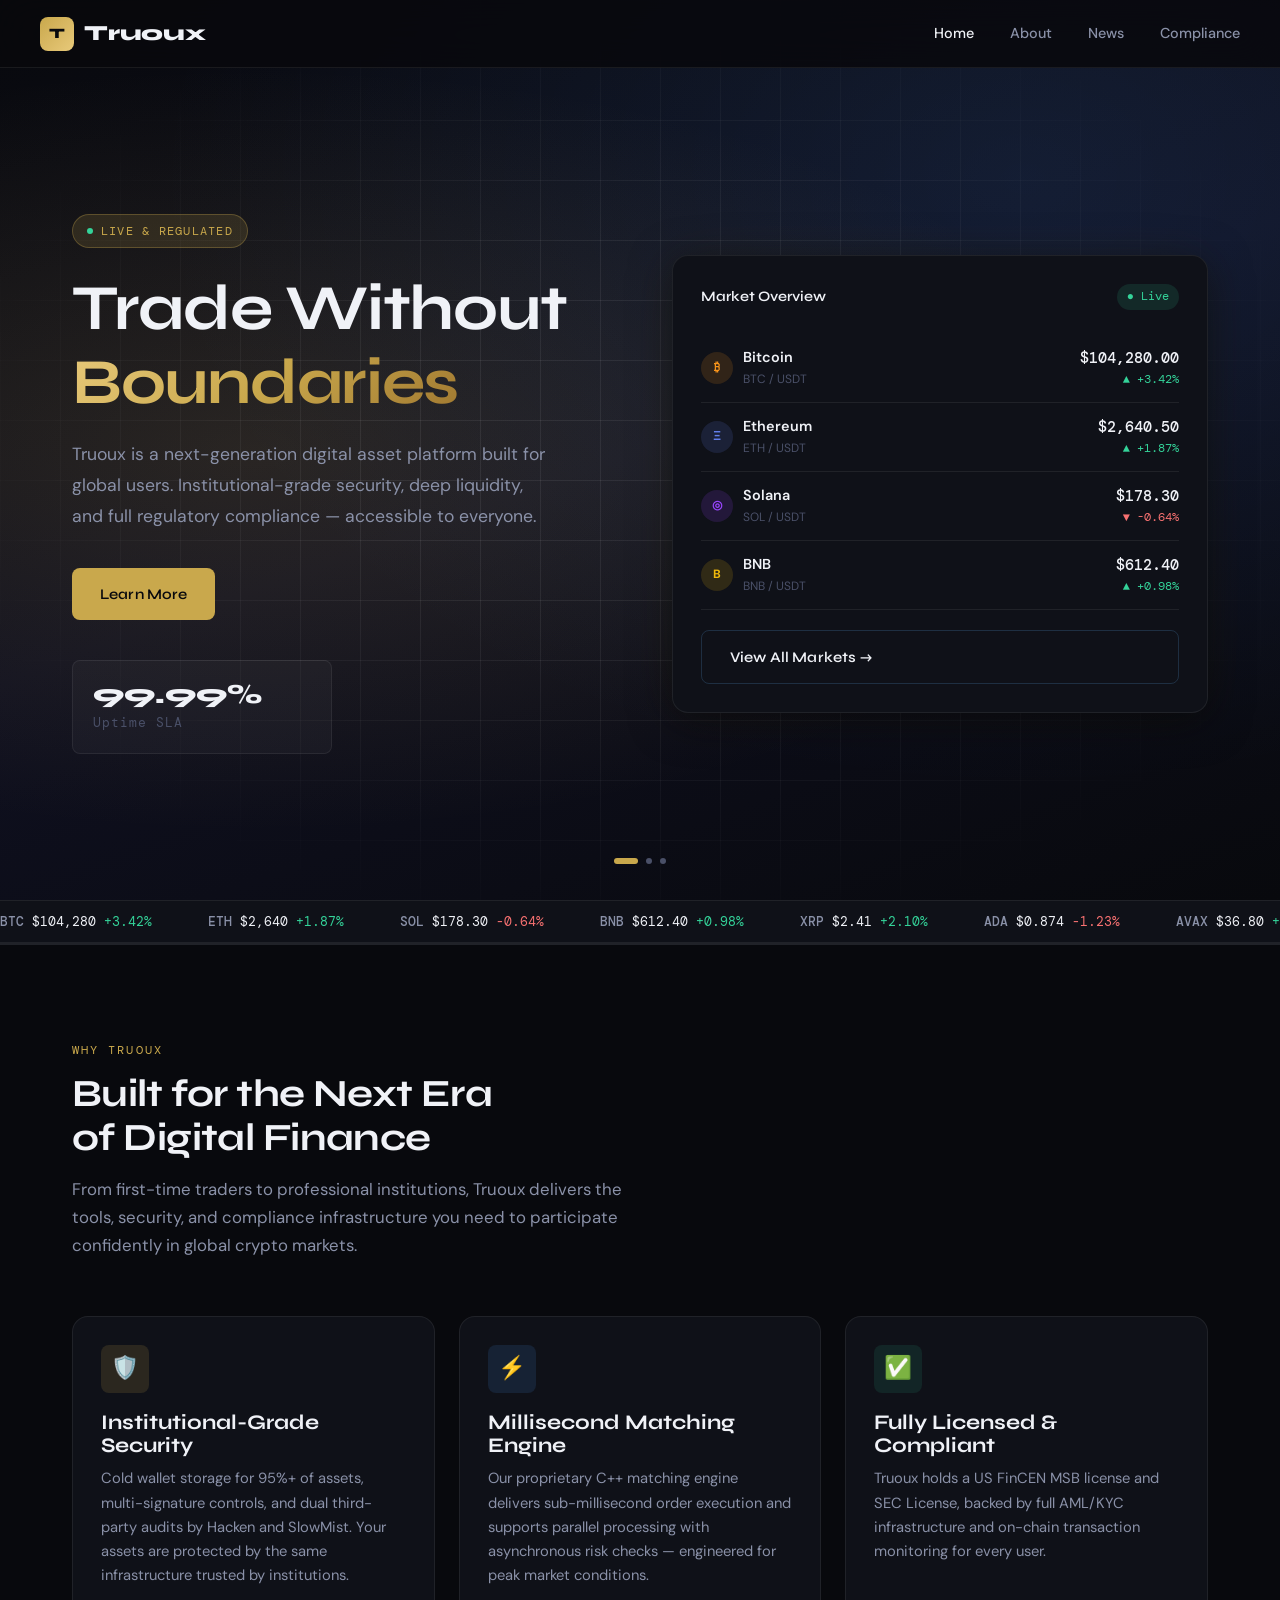
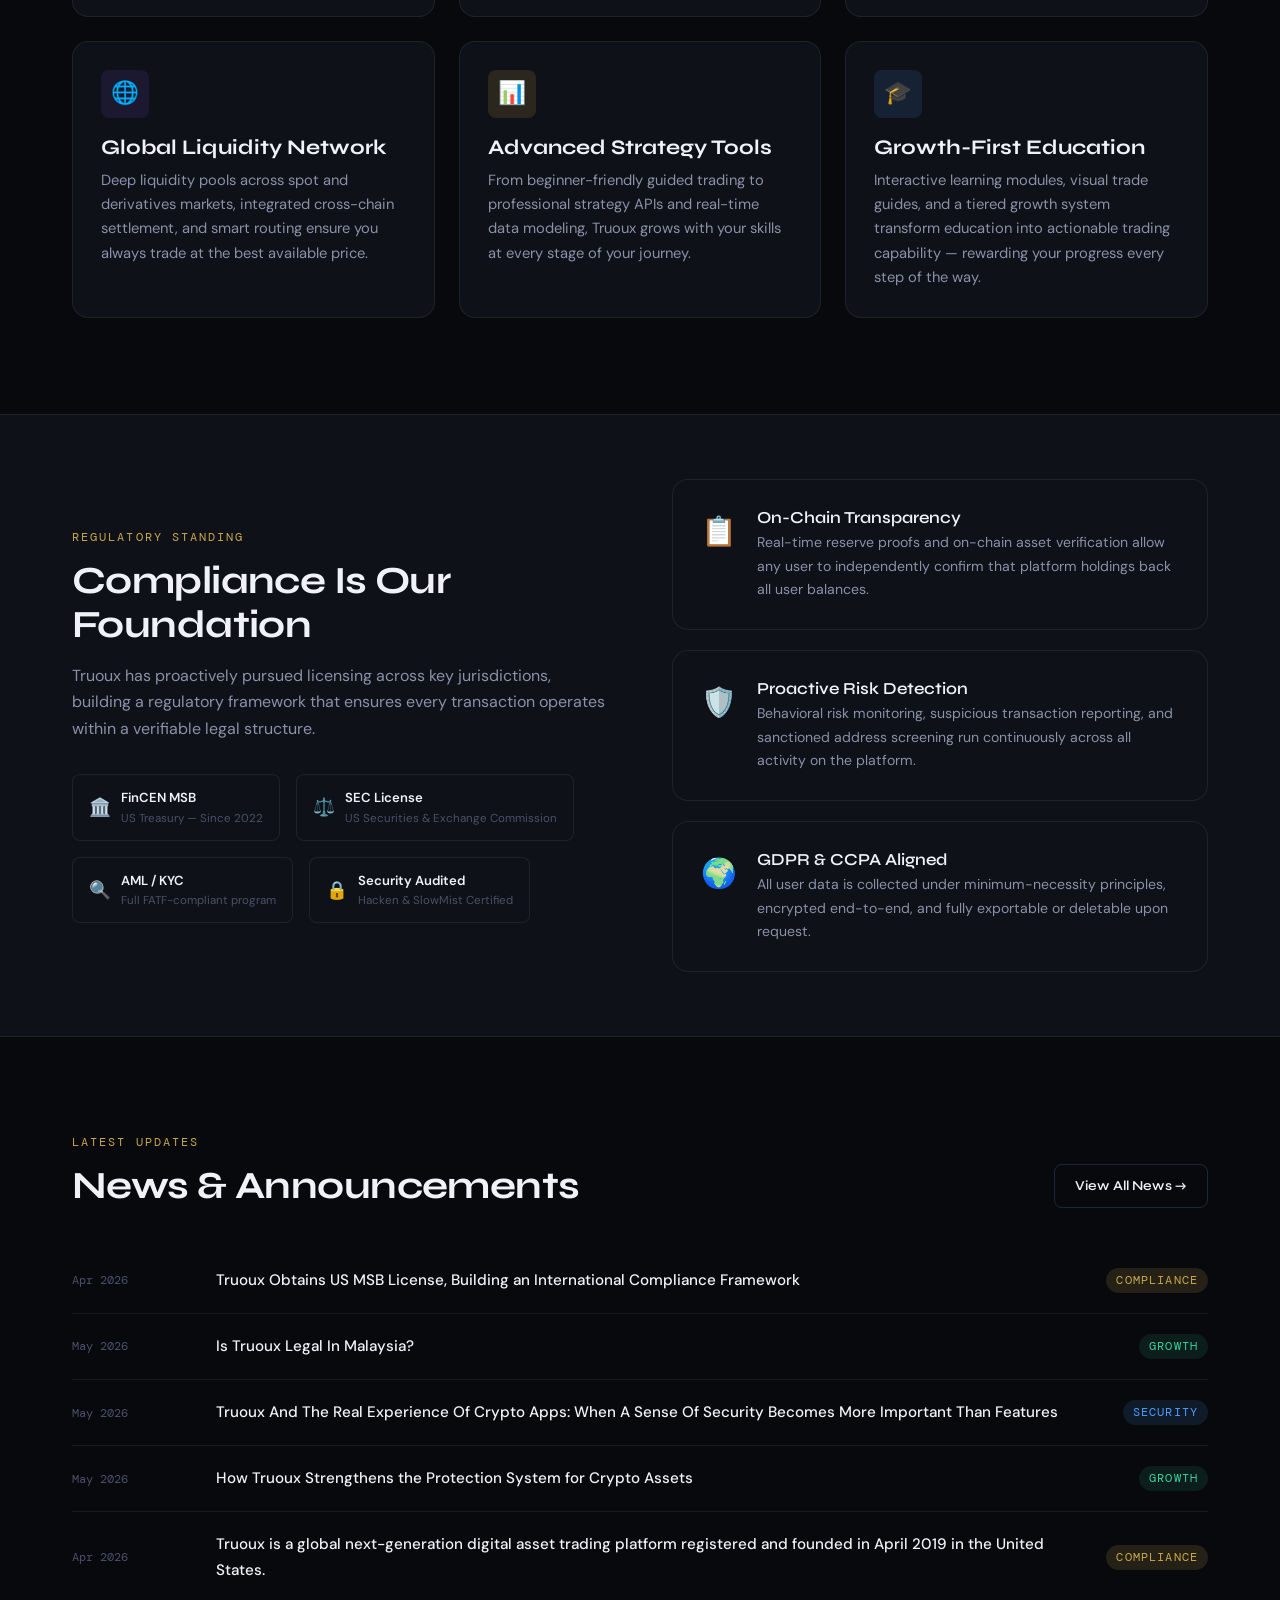
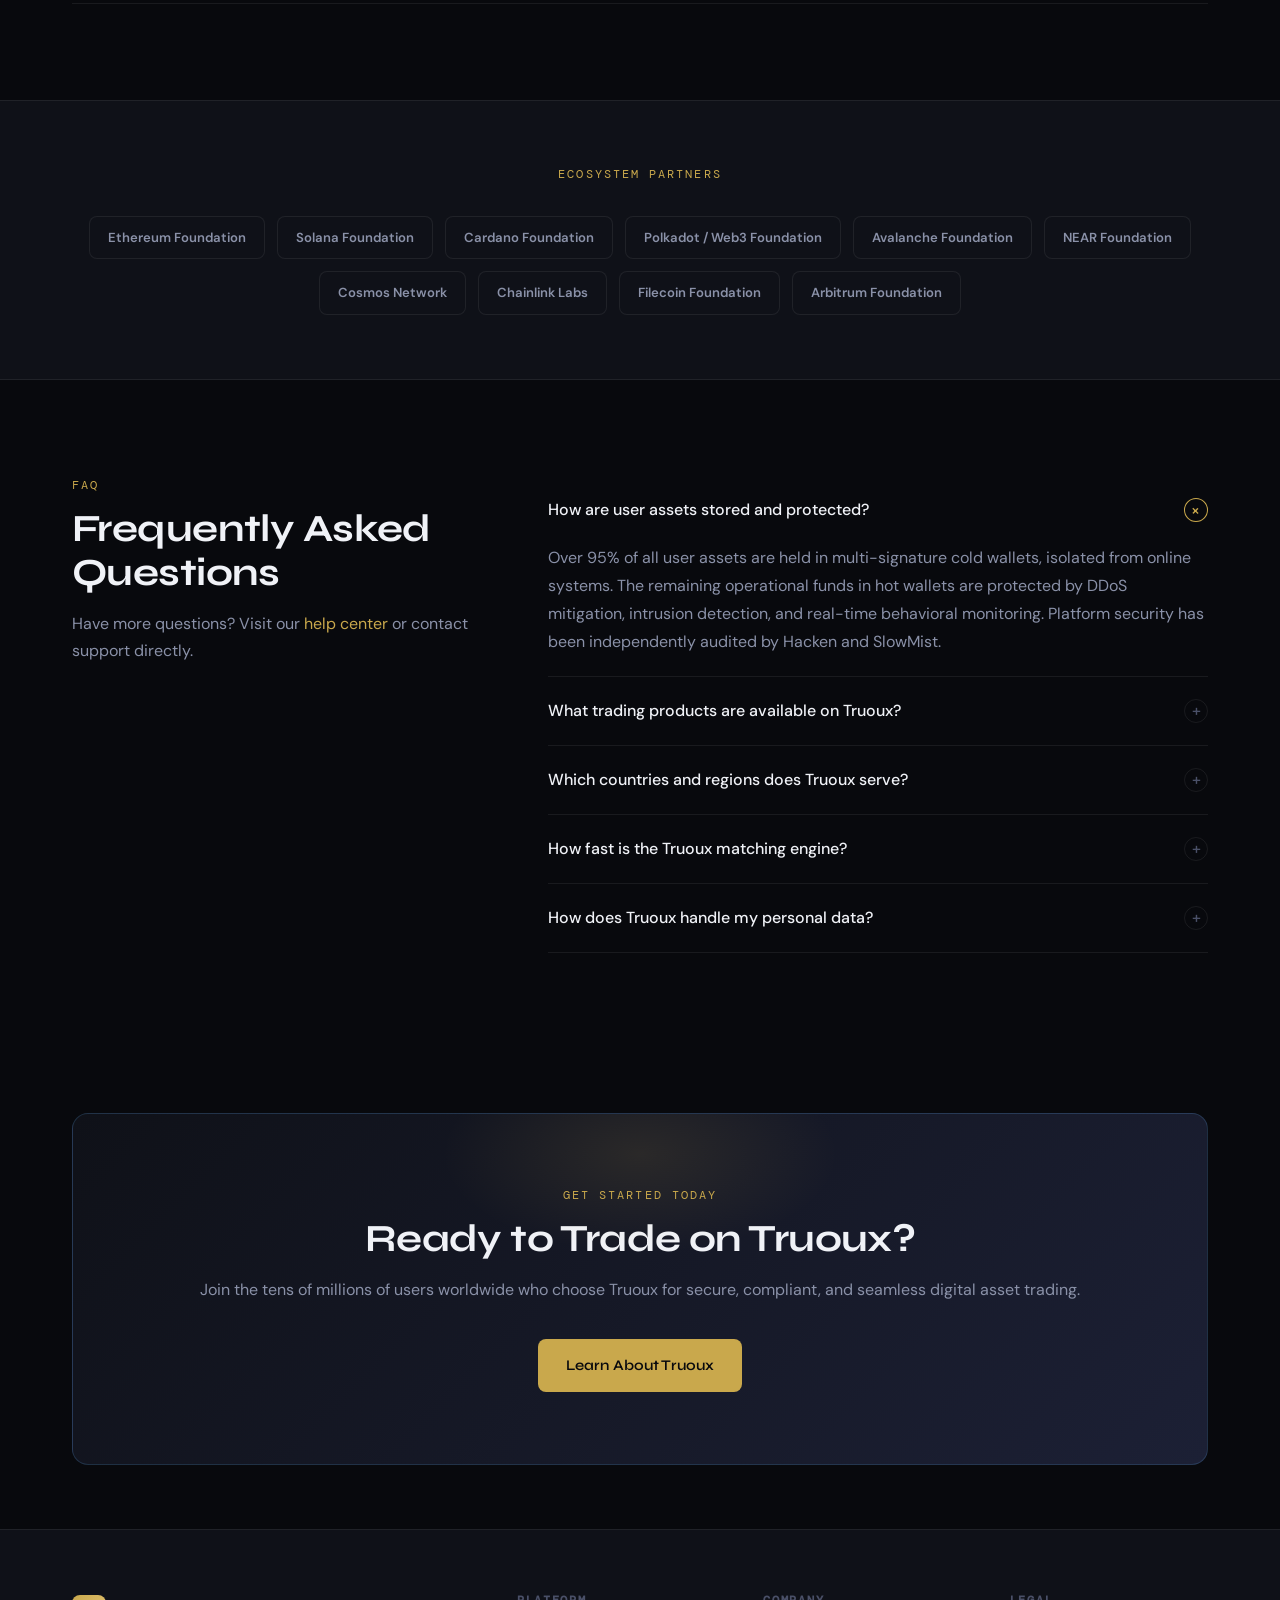
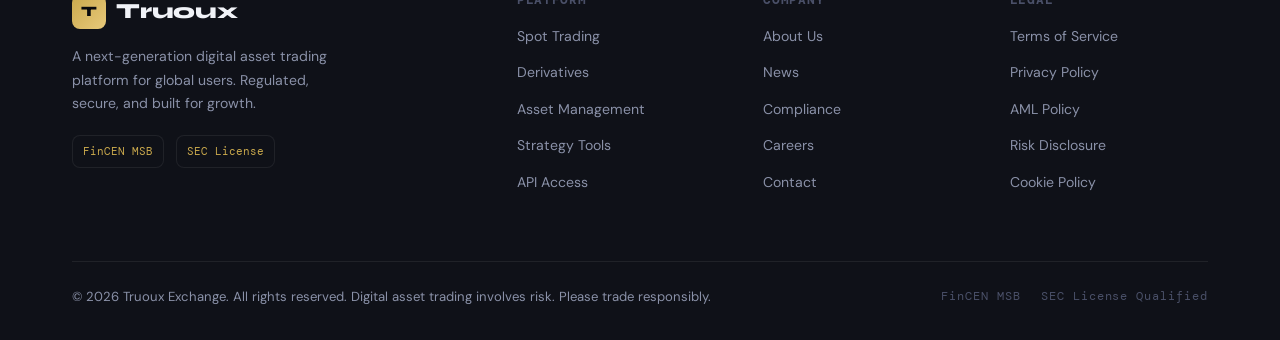
<file: index.html>
<!DOCTYPE html>
<html lang="en">
<head>
  <meta charset="UTF-8" />
  <meta name="viewport" content="width=device-width, initial-scale=1.0" />
  <title>Truoux — Next-Generation Digital Asset Exchange</title>
  <meta name="description" content="Truoux is a globally regulated digital asset trading platform. Trade crypto with institutional-grade security, deep liquidity, and full compliance." />
  <link rel="stylesheet" href="style.css" />
  <link data-n-head="ssr" rel="icon" type="image/x-icon" href="https://www.truoux.com/favicon.ico"><link data-n-head="ssr" rel="shortcut icon" type="image/png" href="https://www.truoux.com/pwa-icon.png">
</head>
<body>

<!-- ─── NAV ─── -->
<nav class="nav">
  <div class="nav-inner">
    <a href="index.html" class="nav-logo">
      <div class="logo-mark">T</div>
      Truoux
    </a>
    <ul class="nav-links">
      <li><a href="index.html" class="active">Home</a></li>
      <li><a href="about.html">About</a></li>
      <li><a href="list.html">News</a></li>
      <li><a href="post.html">Compliance</a></li>
    </ul>
    
  </div>
</nav>

<!-- ─── HERO SLIDESHOW ─── -->
<section class="hero">
  <div class="hero-slides">
    <div class="hero-slide hero-slide-1 active"></div>
    <div class="hero-slide hero-slide-2"></div>
    <div class="hero-slide hero-slide-3"></div>
  </div>

  <div class="hero-content">
    <div class="hero-left fade-up">
      <div class="hero-badge">
        <span class="dot"></span>
        Live &amp; Regulated
      </div>
      <h1 class="hero-title">
        Trade Without<br />
        <span class="gradient-text">Boundaries</span>
      </h1>
      <p class="hero-desc">
        Truoux is a next-generation digital asset platform built for global users. Institutional-grade security, deep liquidity, and full regulatory compliance — accessible to everyone.
      </p>
      <div class="hero-actions">
        <a href="about.html" class="btn btn-primary">Learn More</a>
       
      </div>
      <div class="hero-stats">
        
        <div class="hero-stat">
          <div class="stat-val">99.99%</div>
          <div class="stat-lbl">Uptime SLA</div>
        </div>
      </div>
    </div>

    <div class="hero-card fade-up delay-2">
      <div class="hero-card-header">
        <span class="hero-card-title">Market Overview</span>
        <span class="hero-card-badge">● Live</span>
      </div>
      <div class="market-row">
        <div class="market-coin">
          <div class="coin-icon coin-btc">₿</div>
          <div>
            <div class="coin-name">Bitcoin</div>
            <div class="coin-sym">BTC / USDT</div>
          </div>
        </div>
        <div class="market-price">
          <div class="price">$104,280.00</div>
          <div class="change up">▲ +3.42%</div>
        </div>
      </div>
      <div class="market-row">
        <div class="market-coin">
          <div class="coin-icon coin-eth">Ξ</div>
          <div>
            <div class="coin-name">Ethereum</div>
            <div class="coin-sym">ETH / USDT</div>
          </div>
        </div>
        <div class="market-price">
          <div class="price">$2,640.50</div>
          <div class="change up">▲ +1.87%</div>
        </div>
      </div>
      <div class="market-row">
        <div class="market-coin">
          <div class="coin-icon coin-sol">◎</div>
          <div>
            <div class="coin-name">Solana</div>
            <div class="coin-sym">SOL / USDT</div>
          </div>
        </div>
        <div class="market-price">
          <div class="price">$178.30</div>
          <div class="change down">▼ -0.64%</div>
        </div>
      </div>
      <div class="market-row">
        <div class="market-coin">
          <div class="coin-icon coin-bnb">B</div>
          <div>
            <div class="coin-name">BNB</div>
            <div class="coin-sym">BNB / USDT</div>
          </div>
        </div>
        <div class="market-price">
          <div class="price">$612.40</div>
          <div class="change up">▲ +0.98%</div>
        </div>
      </div>
      <a href="#" style="display:block; margin-top:20px;" class="btn btn-outline" style="width:100%; justify-content:center;">View All Markets →</a>
    </div>
  </div>

  <div class="slide-indicators">
    <div class="slide-dot active" data-slide="0"></div>
    <div class="slide-dot" data-slide="1"></div>
    <div class="slide-dot" data-slide="2"></div>
  </div>
</section>

<!-- ─── TICKER ─── -->
<div class="ticker-bar">
  <div class="ticker-track">
    <div class="ticker-item"><span class="ticker-sym">BTC</span><span class="ticker-price">$104,280</span><span class="ticker-change up">+3.42%</span></div>
    <div class="ticker-item"><span class="ticker-sym">ETH</span><span class="ticker-price">$2,640</span><span class="ticker-change up">+1.87%</span></div>
    <div class="ticker-item"><span class="ticker-sym">SOL</span><span class="ticker-price">$178.30</span><span class="ticker-change down">-0.64%</span></div>
    <div class="ticker-item"><span class="ticker-sym">BNB</span><span class="ticker-price">$612.40</span><span class="ticker-change up">+0.98%</span></div>
    <div class="ticker-item"><span class="ticker-sym">XRP</span><span class="ticker-price">$2.41</span><span class="ticker-change up">+2.10%</span></div>
    <div class="ticker-item"><span class="ticker-sym">ADA</span><span class="ticker-price">$0.874</span><span class="ticker-change down">-1.23%</span></div>
    <div class="ticker-item"><span class="ticker-sym">AVAX</span><span class="ticker-price">$36.80</span><span class="ticker-change up">+4.17%</span></div>
    <div class="ticker-item"><span class="ticker-sym">DOT</span><span class="ticker-price">$7.92</span><span class="ticker-change up">+0.55%</span></div>
    <div class="ticker-item"><span class="ticker-sym">LINK</span><span class="ticker-price">$18.44</span><span class="ticker-change up">+2.88%</span></div>
    <div class="ticker-item"><span class="ticker-sym">MATIC</span><span class="ticker-price">$0.52</span><span class="ticker-change down">-0.33%</span></div>
    <!-- duplicate for seamless scroll -->
    <div class="ticker-item"><span class="ticker-sym">BTC</span><span class="ticker-price">$104,280</span><span class="ticker-change up">+3.42%</span></div>
    <div class="ticker-item"><span class="ticker-sym">ETH</span><span class="ticker-price">$2,640</span><span class="ticker-change up">+1.87%</span></div>
    <div class="ticker-item"><span class="ticker-sym">SOL</span><span class="ticker-price">$178.30</span><span class="ticker-change down">-0.64%</span></div>
    <div class="ticker-item"><span class="ticker-sym">BNB</span><span class="ticker-price">$612.40</span><span class="ticker-change up">+0.98%</span></div>
    <div class="ticker-item"><span class="ticker-sym">XRP</span><span class="ticker-price">$2.41</span><span class="ticker-change up">+2.10%</span></div>
    <div class="ticker-item"><span class="ticker-sym">ADA</span><span class="ticker-price">$0.874</span><span class="ticker-change down">-1.23%</span></div>
    <div class="ticker-item"><span class="ticker-sym">AVAX</span><span class="ticker-price">$36.80</span><span class="ticker-change up">+4.17%</span></div>
    <div class="ticker-item"><span class="ticker-sym">DOT</span><span class="ticker-price">$7.92</span><span class="ticker-change up">+0.55%</span></div>
    <div class="ticker-item"><span class="ticker-sym">LINK</span><span class="ticker-price">$18.44</span><span class="ticker-change up">+2.88%</span></div>
    <div class="ticker-item"><span class="ticker-sym">MATIC</span><span class="ticker-price">$0.52</span><span class="ticker-change down">-0.33%</span></div>
  </div>
</div>

<!-- ─── STATS BAR ─── -->
<div class="stats-bar">
  <div class="container">
    <div class="stats-bar-inner">
      
    </div>
  </div>
</div>

<!-- ─── FEATURES ─── -->
<section class="section">
  <div class="container">
    <span class="label">Why Truoux</span>
    <h2 class="section-title">Built for the Next Era<br />of Digital Finance</h2>
    <p class="section-subtitle">From first-time traders to professional institutions, Truoux delivers the tools, security, and compliance infrastructure you need to participate confidently in global crypto markets.</p>

    <div class="grid-3">
      <div class="card">
        <div class="card-icon gold">🛡️</div>
        <h3>Institutional-Grade Security</h3>
        <p>Cold wallet storage for 95%+ of assets, multi-signature controls, and dual third-party audits by Hacken and SlowMist. Your assets are protected by the same infrastructure trusted by institutions.</p>
      </div>
      <div class="card">
        <div class="card-icon blue">⚡</div>
        <h3>Millisecond Matching Engine</h3>
        <p>Our proprietary C++ matching engine delivers sub-millisecond order execution and supports parallel processing with asynchronous risk checks — engineered for peak market conditions.</p>
      </div>
      <div class="card">
        <div class="card-icon green">✅</div>
        <h3>Fully Licensed &amp; Compliant</h3>
        <p>Truoux holds a US FinCEN MSB license and SEC License, backed by full AML/KYC infrastructure and on-chain transaction monitoring for every user.</p>
      </div>
      <div class="card">
        <div class="card-icon purple">🌐</div>
        <h3>Global Liquidity Network</h3>
        <p>Deep liquidity pools across spot and derivatives markets, integrated cross-chain settlement, and smart routing ensure you always trade at the best available price.</p>
      </div>
      <div class="card">
        <div class="card-icon gold">📊</div>
        <h3>Advanced Strategy Tools</h3>
        <p>From beginner-friendly guided trading to professional strategy APIs and real-time data modeling, Truoux grows with your skills at every stage of your journey.</p>
      </div>
      <div class="card">
        <div class="card-icon blue">🎓</div>
        <h3>Growth-First Education</h3>
        <p>Interactive learning modules, visual trade guides, and a tiered growth system transform education into actionable trading capability — rewarding your progress every step of the way.</p>
      </div>
    </div>
  </div>
</section>

<!-- ─── COMPLIANCE ─── -->
<section class="section-sm" style="background: var(--bg2); border-top: 1px solid var(--border); border-bottom: 1px solid var(--border);">
  <div class="container">
    <div style="display: grid; grid-template-columns: 1fr 1fr; gap: 64px; align-items: center;">
      <div>
        <span class="label">Regulatory Standing</span>
        <h2 class="section-title">Compliance Is Our<br />Foundation</h2>
        <p style="margin-bottom: 32px;">Truoux has proactively pursued licensing across key jurisdictions, building a regulatory framework that ensures every transaction operates within a verifiable legal structure.</p>
        <div class="compliance-badges">
          <div class="compliance-badge">
            <span class="badge-icon">🏛️</span>
            <div>
              <div class="badge-text">FinCEN MSB</div>
              <div class="badge-sub">US Treasury — Since 2022</div>
            </div>
          </div>
          <div class="compliance-badge">
            <span class="badge-icon">⚖️</span>
            <div>
              <div class="badge-text">SEC License</div>
              <div class="badge-sub">US Securities &amp; Exchange Commission</div>
            </div>
          </div>
          <div class="compliance-badge">
            <span class="badge-icon">🔍</span>
            <div>
              <div class="badge-text">AML / KYC</div>
              <div class="badge-sub">Full FATF-compliant program</div>
            </div>
          </div>
          <div class="compliance-badge">
            <span class="badge-icon">🔒</span>
            <div>
              <div class="badge-text">Security Audited</div>
              <div class="badge-sub">Hacken &amp; SlowMist Certified</div>
            </div>
          </div>
        </div>
      </div>
      <div style="display: flex; flex-direction: column; gap: 20px;">
        <div class="card" style="display: flex; gap: 20px; align-items: flex-start;">
          <div style="font-size: 1.8rem; flex-shrink: 0;">📋</div>
          <div>
            <h4>On-Chain Transparency</h4>
            <p style="font-size: 0.88rem; margin-top: 4px;">Real-time reserve proofs and on-chain asset verification allow any user to independently confirm that platform holdings back all user balances.</p>
          </div>
        </div>
        <div class="card" style="display: flex; gap: 20px; align-items: flex-start;">
          <div style="font-size: 1.8rem; flex-shrink: 0;">🛡️</div>
          <div>
            <h4>Proactive Risk Detection</h4>
            <p style="font-size: 0.88rem; margin-top: 4px;">Behavioral risk monitoring, suspicious transaction reporting, and sanctioned address screening run continuously across all activity on the platform.</p>
          </div>
        </div>
        <div class="card" style="display: flex; gap: 20px; align-items: flex-start;">
          <div style="font-size: 1.8rem; flex-shrink: 0;">🌍</div>
          <div>
            <h4>GDPR &amp; CCPA Aligned</h4>
            <p style="font-size: 0.88rem; margin-top: 4px;">All user data is collected under minimum-necessity principles, encrypted end-to-end, and fully exportable or deletable upon request.</p>
          </div>
        </div>
      </div>
    </div>
  </div>
</section>

<!-- ─── LATEST NEWS ─── -->
<section class="section">
  <div class="container">
    <div style="display: flex; justify-content: space-between; align-items: flex-end; margin-bottom: 40px; flex-wrap: wrap; gap: 16px;">
      <div>
        <span class="label">Latest Updates</span>
        <h2>News &amp; Announcements</h2>
      </div>
      <a href="list.html" class="btn btn-outline btn-sm">View All News →</a>
    </div>

    <div class="news-list">
      <a href="https://www.barchart.com/story/news/1437980/truoux-obtains-us-msb-license-building-an-international-compliance-framework" class="news-item" style="text-decoration: none; color: inherit;">
        <span class="news-date">Apr 2026</span>
        <span class="news-title">Truoux Obtains US MSB License, Building an International Compliance Framework</span>
        <span class="news-cat cat-compliance">Compliance</span>
      </a>
      <a href="https://medium.com/@as0598441088/is-truoux-legal-in-malaysia-8cfc88317262" class="news-item" style="text-decoration: none; color: inherit;">
        <span class="news-date">May 2026</span>
        <span class="news-title">Is Truoux Legal In Malaysia?</span>
        <span class="news-cat cat-growth">Growth</span>
      </a>
      <a href="https://medium.com/@as0598441088/truoux-and-the-real-experience-of-crypto-apps-when-a-sense-of-security-becomes-more-important-than-5870c147ad67" class="news-item" style="text-decoration: none; color: inherit;">
        <span class="news-date">May 2026</span>
        <span class="news-title">Truoux And The Real Experience Of Crypto Apps: When A Sense Of Security Becomes More Important Than Features</span>
        <span class="news-cat cat-security">Security</span>
      </a>
      <a href="https://open.substack.com/pub/coineyee/p/how-truoux-strengthens-the-protection?" class="news-item" style="text-decoration: none; color: inherit;">
        <span class="news-date">May 2026</span>
        <span class="news-title">How Truoux Strengthens the Protection System for Crypto Assets</span>
        <span class="news-cat cat-growth">Growth</span>
      </a>
      <a href="https://www.crunchbase.com/organization/truoux" class="news-item" style="text-decoration: none; color: inherit;">
        <span class="news-date">Apr 2026</span>
        <span class="news-title">Truoux is a global next-generation digital asset trading platform registered and founded in April 2019 in the United States.</span>
        <span class="news-cat cat-compliance">Compliance</span>
      </a>
    </div>
  </div>
</section>

<!-- ─── PARTNERS ─── -->
<section class="section-sm" style="background: var(--bg2); border-top: 1px solid var(--border); border-bottom: 1px solid var(--border);">
  <div class="container">
    <span class="label" style="text-align:center; display:block; margin-bottom: 32px;">Ecosystem Partners</span>
    <div class="partner-logos" style="justify-content: center;">
      <div class="partner-logo">Ethereum Foundation</div>
      <div class="partner-logo">Solana Foundation</div>
      <div class="partner-logo">Cardano Foundation</div>
      <div class="partner-logo">Polkadot / Web3 Foundation</div>
      <div class="partner-logo">Avalanche Foundation</div>
      <div class="partner-logo">NEAR Foundation</div>
      <div class="partner-logo">Cosmos Network</div>
      <div class="partner-logo">Chainlink Labs</div>
      <div class="partner-logo">Filecoin Foundation</div>
      <div class="partner-logo">Arbitrum Foundation</div>
    </div>
  </div>
</section>

<!-- ─── FAQ ─── -->
<section class="section">
  <div class="container">
    <div style="display: grid; grid-template-columns: 1fr 1.6fr; gap: 64px; align-items: flex-start;">
      <div>
        <span class="label">FAQ</span>
        <h2>Frequently Asked Questions</h2>
        <p style="margin-top: 16px;">Have more questions? Visit our <a href="list.html">help center</a> or contact support directly.</p>
      </div>
      <div class="faq-list">
        <div class="faq-item open">
          <button class="faq-question">
            How are user assets stored and protected?
            <span class="faq-icon">+</span>
          </button>
          <div class="faq-answer">
            <p>Over 95% of all user assets are held in multi-signature cold wallets, isolated from online systems. The remaining operational funds in hot wallets are protected by DDoS mitigation, intrusion detection, and real-time behavioral monitoring. Platform security has been independently audited by Hacken and SlowMist.</p>
          </div>
        </div>
        <div class="faq-item">
          <button class="faq-question">
            What trading products are available on Truoux?
            <span class="faq-icon">+</span>
          </button>
          <div class="faq-answer">
            <p>Truoux supports spot trading, derivatives (futures and options), asset management products, and cross-chain swaps across 200+ trading pairs. Strategy tool APIs are also available for institutional and professional users.</p>
          </div>
        </div>
        <div class="faq-item">
          <button class="faq-question">
            Which countries and regions does Truoux serve?
            <span class="faq-icon">+</span>
          </button>
          <div class="faq-answer">
            <p>Truoux operates across 40+ countries with localized language support, regional compliance structures, and dedicated customer service. Service availability is subject to local regulations. Please check our terms of service for region-specific details.</p>
          </div>
        </div>
        <div class="faq-item">
          <button class="faq-question">
            How fast is the Truoux matching engine?
            <span class="faq-icon">+</span>
          </button>
          <div class="faq-answer">
            <p>The proprietary matching engine is built on a high-performance C++ kernel with sub-millisecond order response times. It supports parallel order matching with asynchronous risk checks, maintaining throughput even during peak market activity. The platform guarantees 99.99% uptime with geographically distributed failover.</p>
          </div>
        </div>
        <div class="faq-item">
          <button class="faq-question">
            How does Truoux handle my personal data?
            <span class="faq-icon">+</span>
          </button>
          <div class="faq-answer">
            <p>Truoux complies with GDPR, CCPA, and international data protection standards. User data is collected under minimum-necessity principles, transmitted with end-to-end encryption, and stored securely. You have the right to export, modify, or request deletion of your personal data at any time through your account settings.</p>
          </div>
        </div>
      </div>
    </div>
  </div>
</section>

<!-- ─── CTA ─── -->
<section class="section-sm">
  <div class="container">
    <div class="cta-section">
      <span class="label" style="display:block; margin-bottom:12px;">Get Started Today</span>
      <h2>Ready to Trade on Truoux?</h2>
      <p>Join the tens of millions of users worldwide who choose Truoux for secure, compliant, and seamless digital asset trading.</p>
      <div class="btn-group">
        <a href="about.html" class="btn btn-primary">Learn About Truoux</a>
        
      </div>
    </div>
  </div>
</section>

<!-- ─── FOOTER ─── -->
<footer class="footer">
  <div class="container">
    <div class="footer-grid">
      <div class="footer-brand">
        <a href="index.html" class="nav-logo">
          <div class="logo-mark">T</div>
          Truoux
        </a>
        <p>A next-generation digital asset trading platform for global users. Regulated, secure, and built for growth.</p>
        <div style="margin-top: 20px; display: flex; gap: 12px;">
          <div class="compliance-badge" style="padding: 6px 10px;">
            <span style="font-size: 0.7rem; font-family: var(--font-mono); color: var(--gold);">FinCEN MSB</span>
          </div>
          <div class="compliance-badge" style="padding: 6px 10px;">
            <span style="font-size: 0.7rem; font-family: var(--font-mono); color: var(--gold);">SEC License</span>
          </div>
        </div>
      </div>
      <div class="footer-col">
        <h5>Platform</h5>
        <ul>
          <li><a href="#">Spot Trading</a></li>
          <li><a href="#">Derivatives</a></li>
          <li><a href="#">Asset Management</a></li>
          <li><a href="#">Strategy Tools</a></li>
          <li><a href="#">API Access</a></li>
        </ul>
      </div>
      <div class="footer-col">
        <h5>Company</h5>
        <ul>
          <li><a href="about.html">About Us</a></li>
          <li><a href="list.html">News</a></li>
          <li><a href="post.html">Compliance</a></li>
          <li><a href="#">Careers</a></li>
          <li><a href="#">Contact</a></li>
        </ul>
      </div>
      <div class="footer-col">
        <h5>Legal</h5>
        <ul>
          <li><a href="#">Terms of Service</a></li>
          <li><a href="#">Privacy Policy</a></li>
          <li><a href="#">AML Policy</a></li>
          <li><a href="#">Risk Disclosure</a></li>
          <li><a href="#">Cookie Policy</a></li>
        </ul>
      </div>
    </div>
    <div class="footer-bottom">
      <p>© 2026 Truoux Exchange. All rights reserved. Digital asset trading involves risk. Please trade responsibly.</p>
      <div class="footer-compliance">
        <span>FinCEN MSB</span>
        <span>SEC License Qualified</span>
      </div>
    </div>
  </div>
</footer>

<script>
  // ── Slideshow ──
  const slides = document.querySelectorAll('.hero-slide');
  const dots = document.querySelectorAll('.slide-dot');
  let current = 0;
  function goToSlide(n) {
    slides[current].classList.remove('active');
    dots[current].classList.remove('active');
    current = n;
    slides[current].classList.add('active');
    dots[current].classList.add('active');
  }
  dots.forEach(d => d.addEventListener('click', () => goToSlide(+d.dataset.slide)));
  setInterval(() => goToSlide((current + 1) % slides.length), 5000);

  // ── FAQ ──
  document.querySelectorAll('.faq-question').forEach(btn => {
    btn.addEventListener('click', () => {
      const item = btn.closest('.faq-item');
      const isOpen = item.classList.contains('open');
      document.querySelectorAll('.faq-item').forEach(i => i.classList.remove('open'));
      if (!isOpen) item.classList.add('open');
    });
  });
</script>
</body>
</html>
</file>
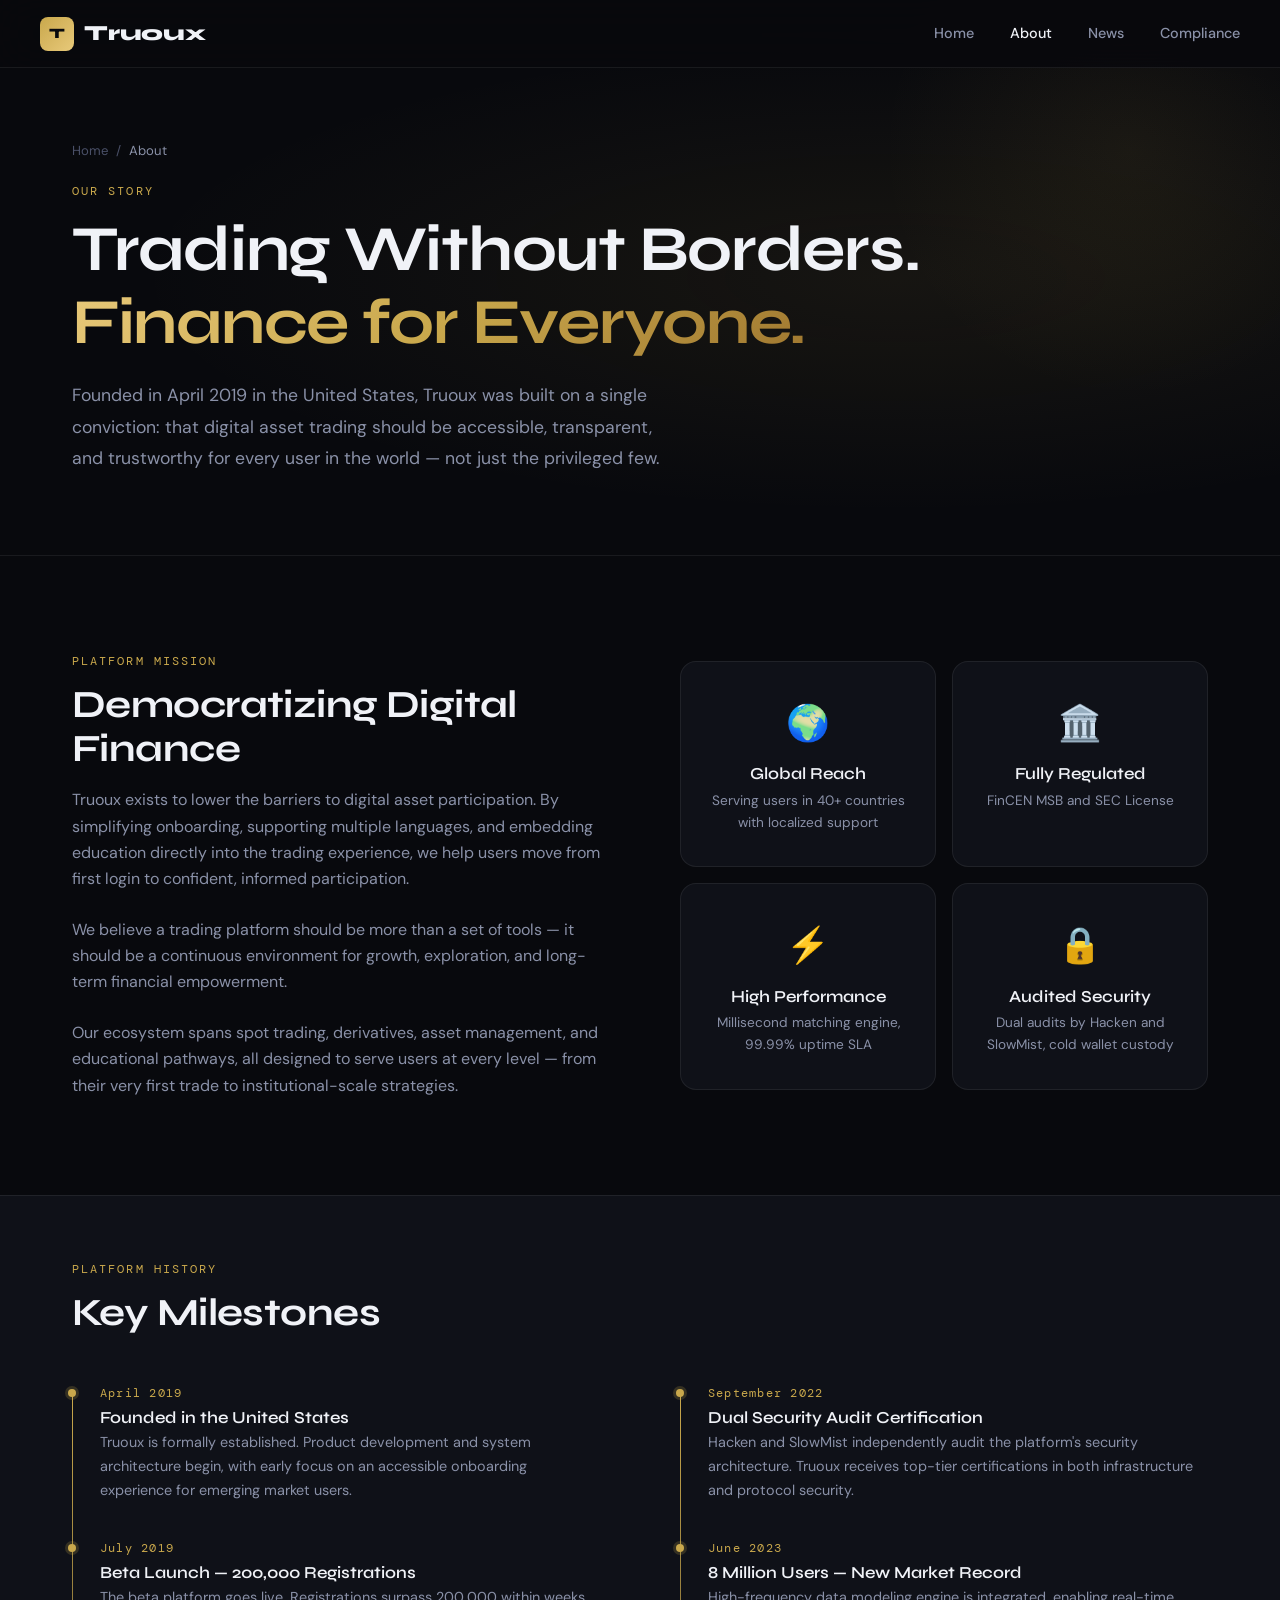
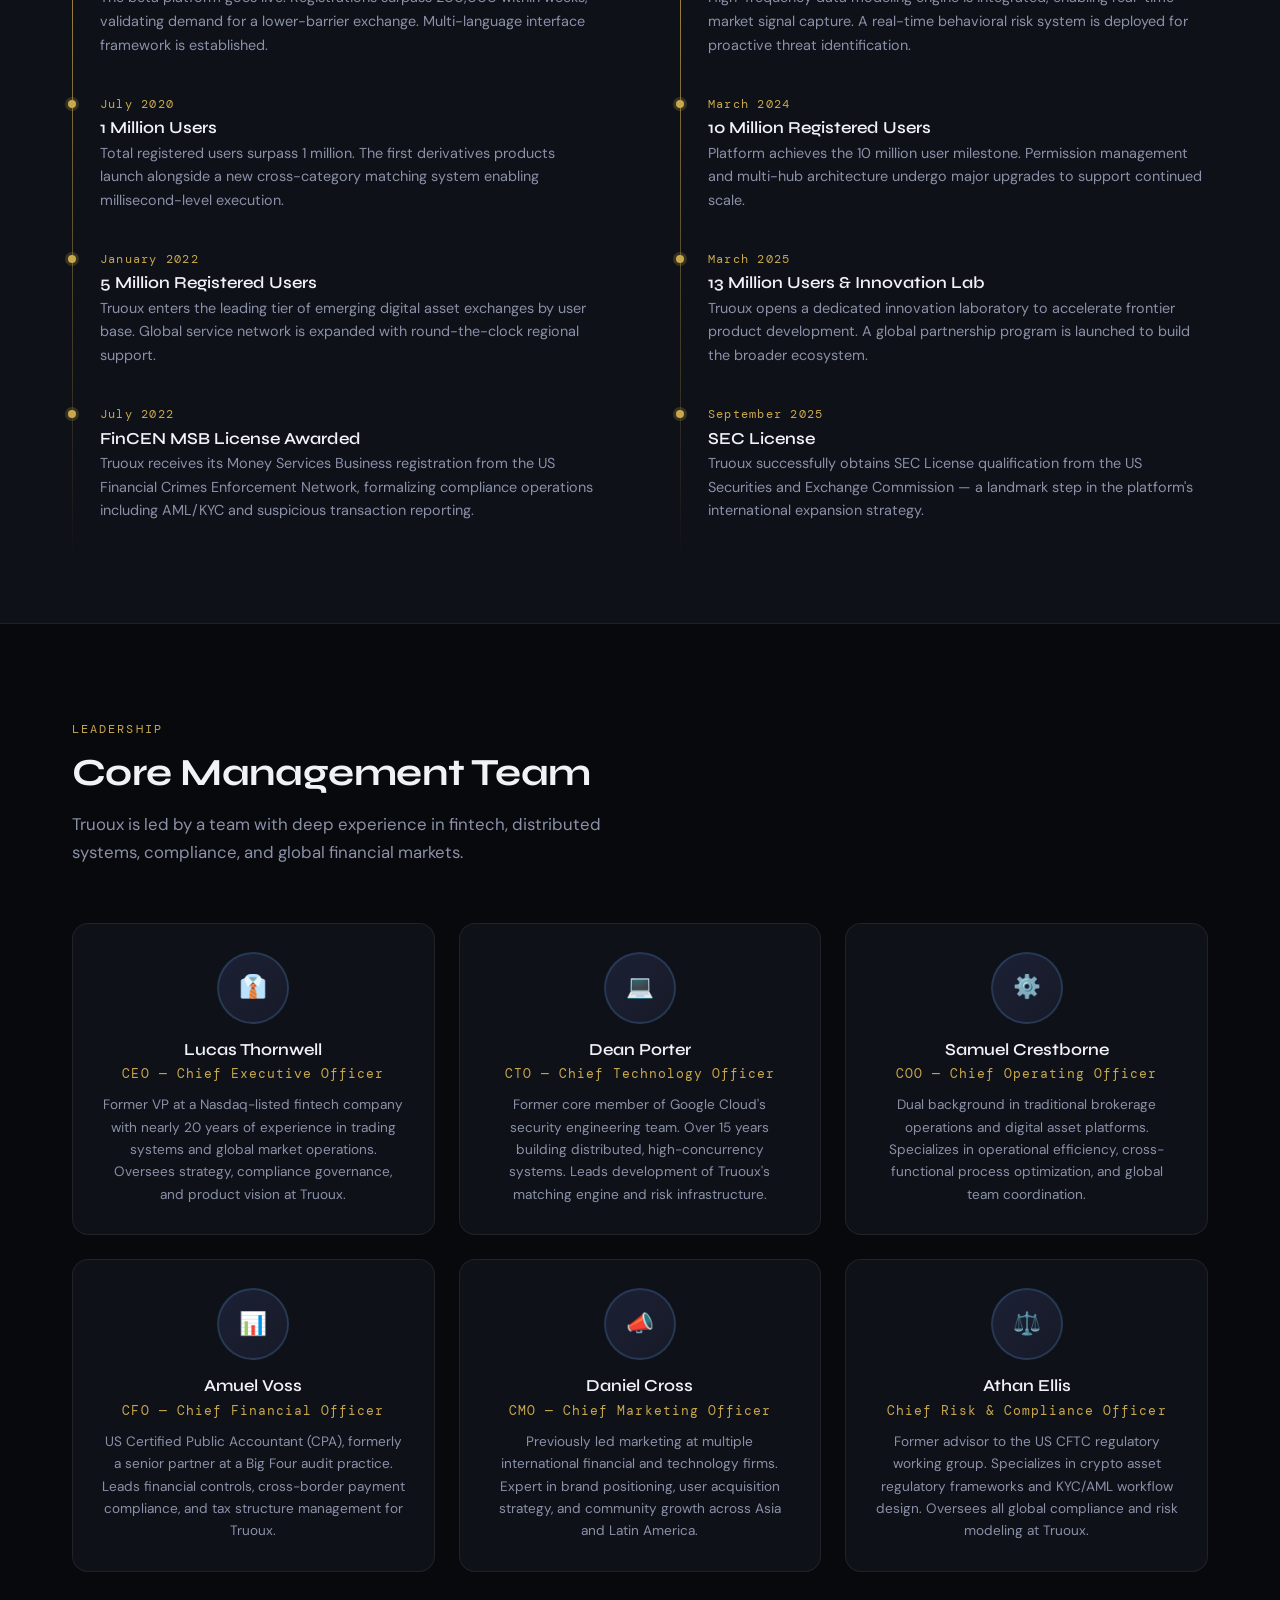
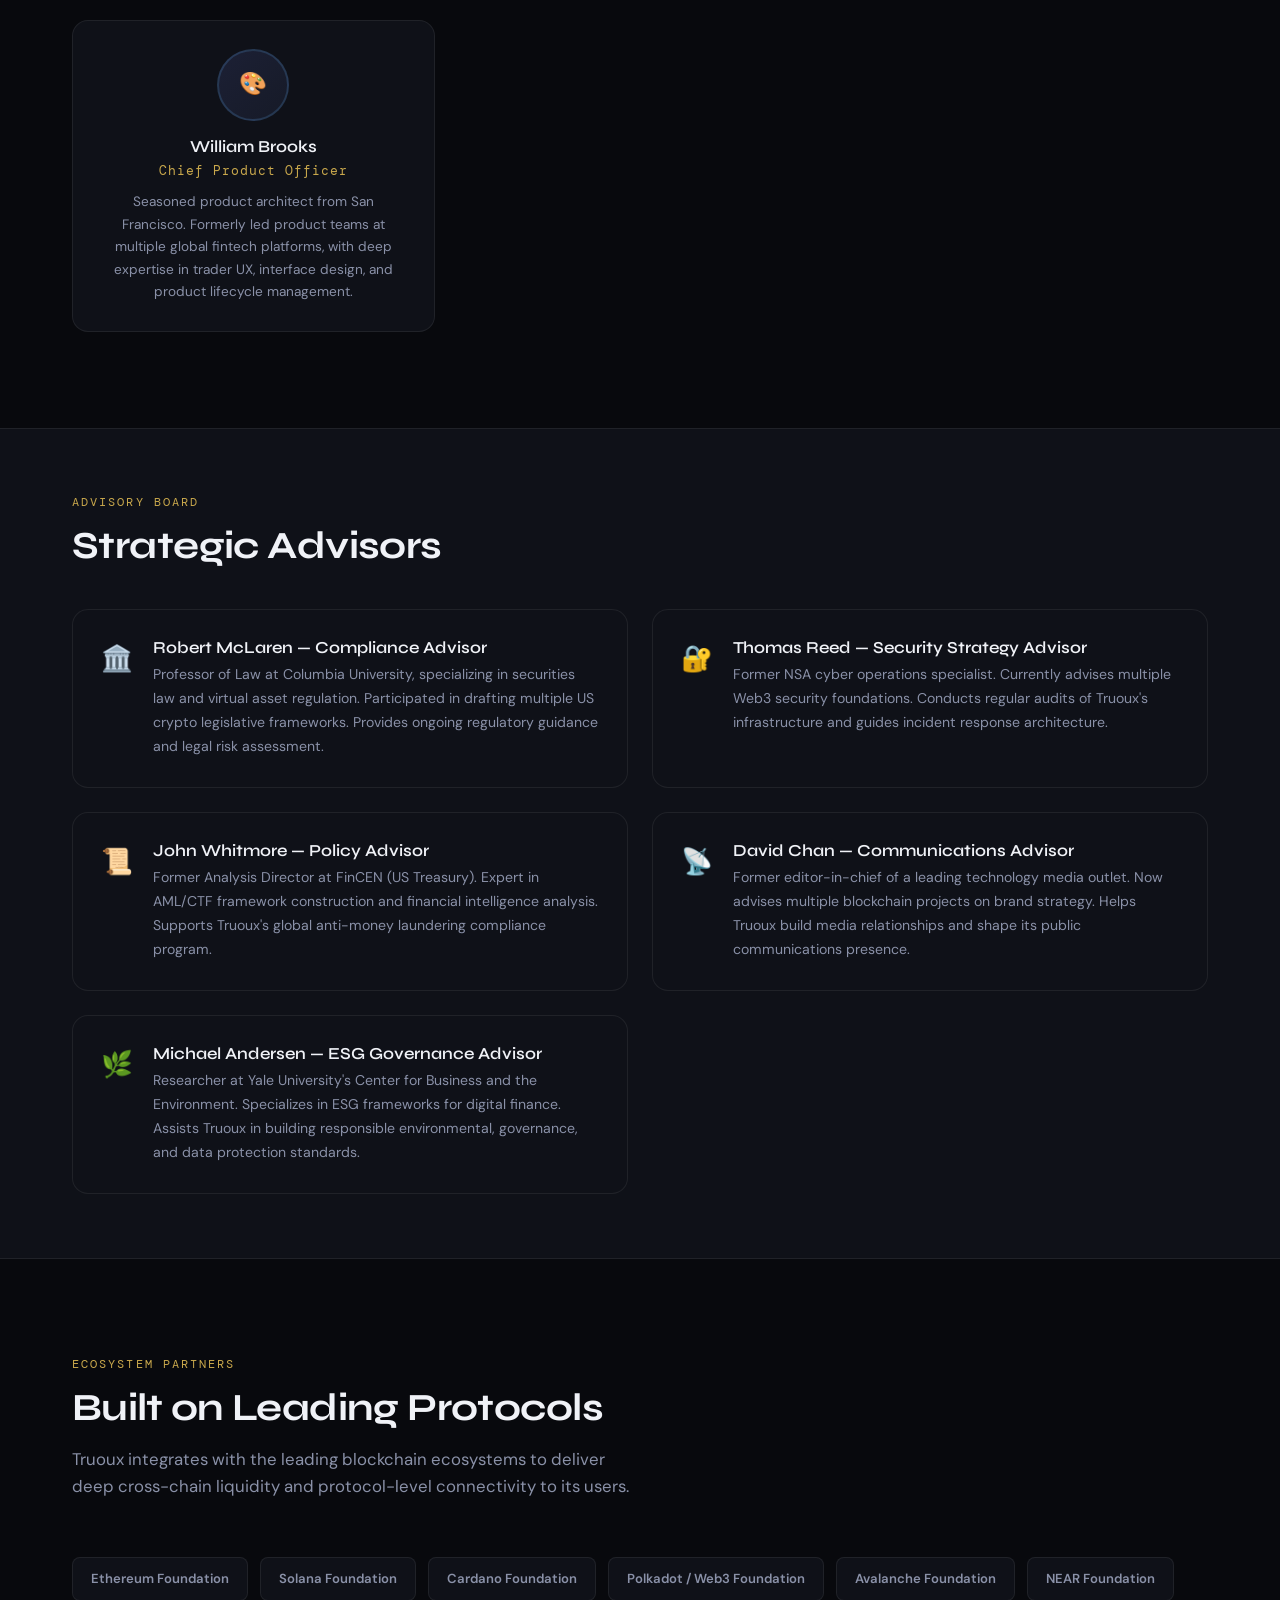
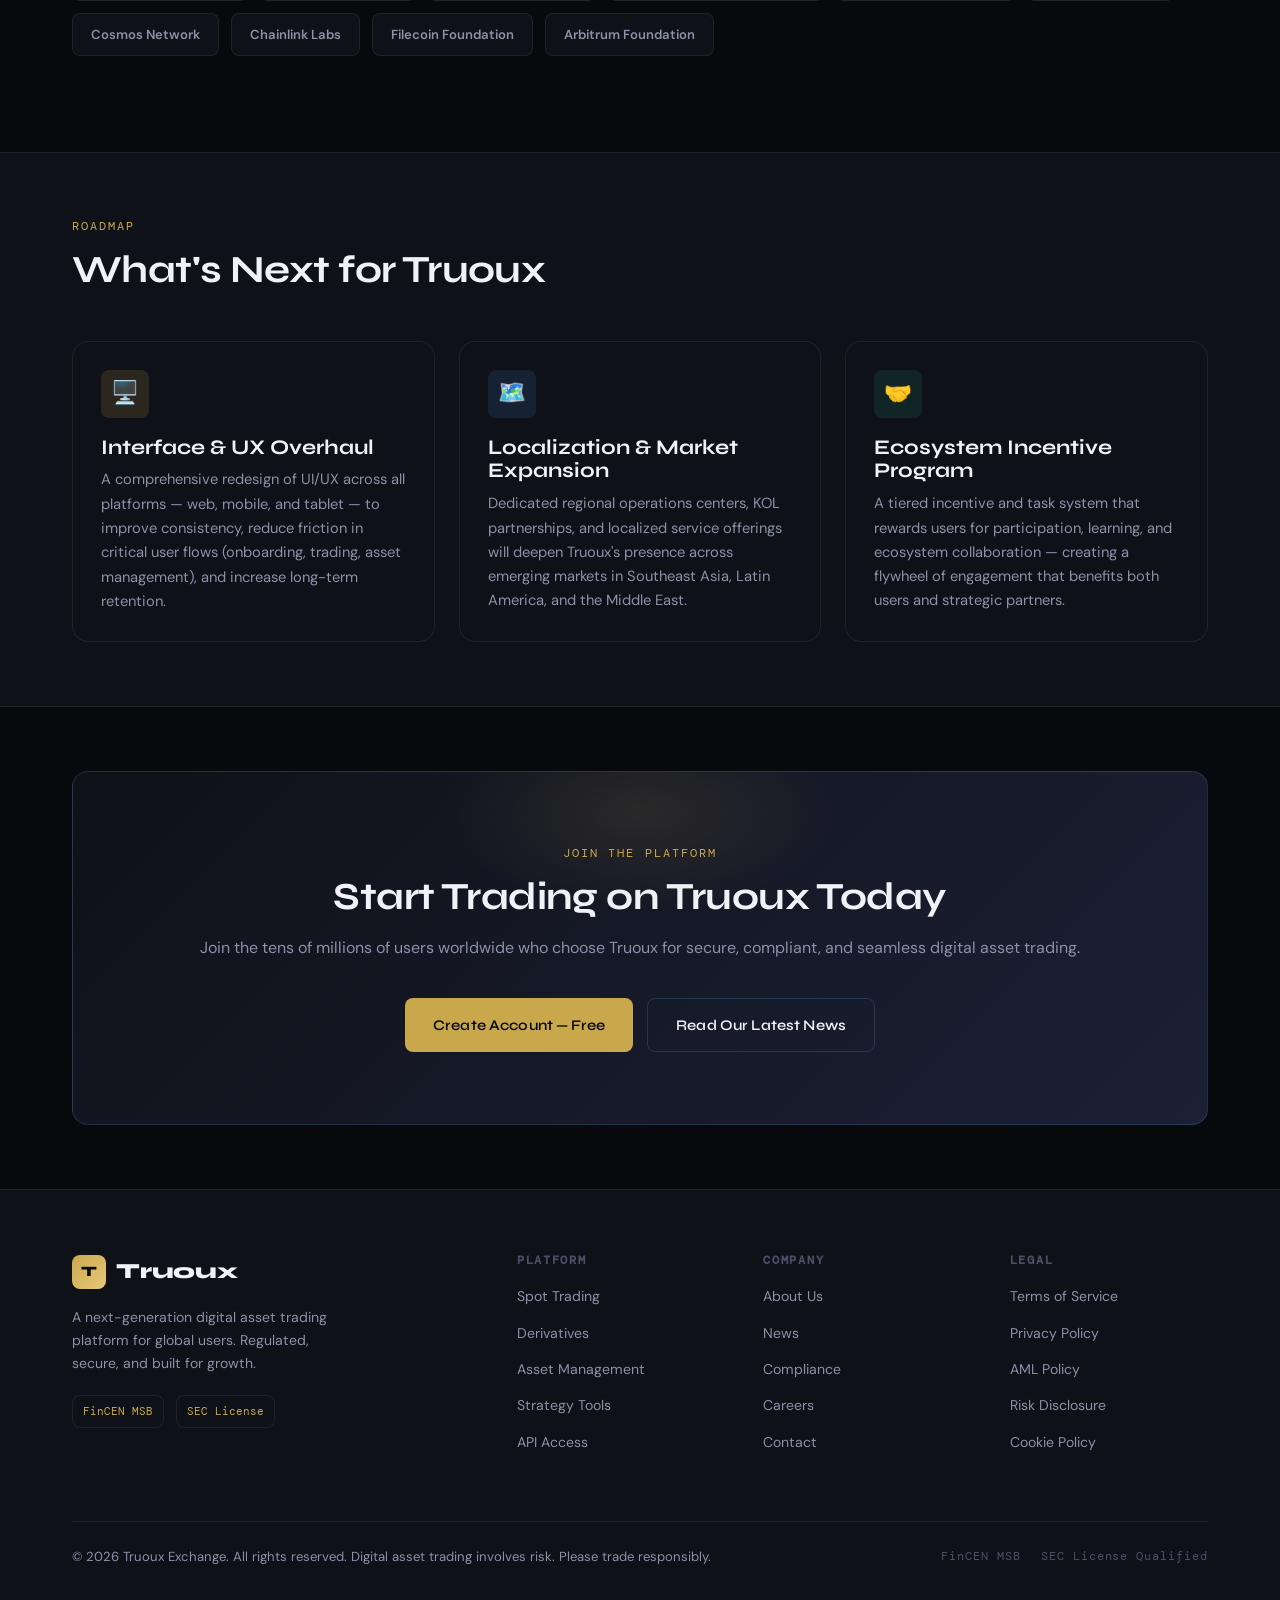
<file: about.html>
<!DOCTYPE html>
<html lang="en">
<head>
  <meta charset="UTF-8" />
  <meta name="viewport" content="width=device-width, initial-scale=1.0" />
  <title>About Truoux — Our Mission, Team &amp; History</title>
  <meta name="description" content="Learn about Truoux's founding story, regulatory milestones, leadership team, and vision for the future of digital asset trading." />
  <link rel="stylesheet" href="style.css" />
</head>
<body>

<!-- ─── NAV ─── -->
<nav class="nav">
  <div class="nav-inner">
    <a href="index.html" class="nav-logo">
      <div class="logo-mark">T</div>
      Truoux
    </a>
    <ul class="nav-links">
      <li><a href="index.html">Home</a></li>
      <li><a href="about.html" class="active">About</a></li>
      <li><a href="list.html">News</a></li>
      <li><a href="post.html">Compliance</a></li>
    </ul>
    
  </div>
</nav>

<!-- ─── PAGE HERO ─── -->
<section class="page-hero" style="background: radial-gradient(ellipse at 70% 50%, rgba(201,168,76,0.08) 0%, transparent 60%), var(--bg);">
  <div class="container">
    <div class="breadcrumb">
      <a href="index.html">Home</a>
      <span class="sep">/</span>
      <span class="current">About</span>
    </div>
    <span class="label">Our Story</span>
    <h1>Trading Without Borders.<br /><span class="gradient-text">Finance for Everyone.</span></h1>
    <p style="max-width: 600px; margin-top: 20px; font-size: 1.1rem; line-height: 1.8;">
      Founded in April 2019 in the United States, Truoux was built on a single conviction: that digital asset trading should be accessible, transparent, and trustworthy for every user in the world — not just the privileged few.
    </p>
  </div>
</section>

<!-- ─── MISSION ─── -->
<section class="section">
  <div class="container">
    <div style="display: grid; grid-template-columns: 1fr 1fr; gap: 80px; align-items: center;">
      <div>
        <span class="label">Platform Mission</span>
        <h2>Democratizing Digital Finance</h2>
        <p style="margin-top: 16px; margin-bottom: 24px;">Truoux exists to lower the barriers to digital asset participation. By simplifying onboarding, supporting multiple languages, and embedding education directly into the trading experience, we help users move from first login to confident, informed participation.</p>
        <p style="margin-bottom: 24px;">We believe a trading platform should be more than a set of tools — it should be a continuous environment for growth, exploration, and long-term financial empowerment.</p>
        <p>Our ecosystem spans spot trading, derivatives, asset management, and educational pathways, all designed to serve users at every level — from their very first trade to institutional-scale strategies.</p>
      </div>
      <div style="display: grid; grid-template-columns: 1fr 1fr; gap: 16px;">
        <div class="card" style="text-align: center; padding: 32px 20px;">
          <div style="font-size: 2.2rem; margin-bottom: 12px;">🌍</div>
          <h4>Global Reach</h4>
          <p style="font-size: 0.85rem; margin-top: 6px;">Serving users in 40+ countries with localized support</p>
        </div>
        <div class="card" style="text-align: center; padding: 32px 20px;">
          <div style="font-size: 2.2rem; margin-bottom: 12px;">🏛️</div>
          <h4>Fully Regulated</h4>
          <p style="font-size: 0.85rem; margin-top: 6px;">FinCEN MSB and SEC License</p>
        </div>
        <div class="card" style="text-align: center; padding: 32px 20px;">
          <div style="font-size: 2.2rem; margin-bottom: 12px;">⚡</div>
          <h4>High Performance</h4>
          <p style="font-size: 0.85rem; margin-top: 6px;">Millisecond matching engine, 99.99% uptime SLA</p>
        </div>
        <div class="card" style="text-align: center; padding: 32px 20px;">
          <div style="font-size: 2.2rem; margin-bottom: 12px;">🔒</div>
          <h4>Audited Security</h4>
          <p style="font-size: 0.85rem; margin-top: 6px;">Dual audits by Hacken and SlowMist, cold wallet custody</p>
        </div>
      </div>
    </div>
  </div>
</section>

<!-- ─── MILESTONES / TIMELINE ─── -->
<section class="section-sm" style="background: var(--bg2); border-top: 1px solid var(--border); border-bottom: 1px solid var(--border);">
  <div class="container">
    <span class="label">Platform History</span>
    <h2 style="margin-bottom: 48px;">Key Milestones</h2>

    <div style="display: grid; grid-template-columns: 1fr 1fr; gap: 40px 80px;">
      <div class="timeline">
        <div class="timeline-item">
          <div class="timeline-year">April 2019</div>
          <div class="timeline-content">
            <h4>Founded in the United States</h4>
            <p>Truoux is formally established. Product development and system architecture begin, with early focus on an accessible onboarding experience for emerging market users.</p>
          </div>
        </div>
        <div class="timeline-item">
          <div class="timeline-year">July 2019</div>
          <div class="timeline-content">
            <h4>Beta Launch — 200,000 Registrations</h4>
            <p>The beta platform goes live. Registrations surpass 200,000 within weeks, validating demand for a lower-barrier exchange. Multi-language interface framework is established.</p>
          </div>
        </div>
        <div class="timeline-item">
          <div class="timeline-year">July 2020</div>
          <div class="timeline-content">
            <h4>1 Million Users</h4>
            <p>Total registered users surpass 1 million. The first derivatives products launch alongside a new cross-category matching system enabling millisecond-level execution.</p>
          </div>
        </div>
		<div class="timeline-item">
          <div class="timeline-year">January 2022</div>
          <div class="timeline-content">
            <h4>5 Million Registered Users</h4>
            <p>Truoux enters the leading tier of emerging digital asset exchanges by user base. Global service network is expanded with round-the-clock regional support.</p>
          </div>
		</div>
		
        <div class="timeline-item">
          <div class="timeline-year">July 2022</div>
          <div class="timeline-content">
            <h4>FinCEN MSB License Awarded</h4>
            <p>Truoux receives its Money Services Business registration from the US Financial Crimes Enforcement Network, formalizing compliance operations including AML/KYC and suspicious transaction reporting.</p>
          </div>
        </div>		     
      </div>	  
      <div class="timeline">
	    <div class="timeline-item">
          <div class="timeline-year">September 2022</div>
          <div class="timeline-content">
            <h4>Dual Security Audit Certification</h4>
            <p>Hacken and SlowMist independently audit the platform's security architecture. Truoux receives top-tier certifications in both infrastructure and protocol security.</p>
          </div>
		</div>
        <div class="timeline-item">
          <div class="timeline-year">June 2023</div>
          <div class="timeline-content">
            <h4>8 Million Users — New Market Record</h4>
            <p>High-frequency data modeling engine is integrated, enabling real-time market signal capture. A real-time behavioral risk system is deployed for proactive threat identification.</p>
          </div>
        </div>
        <div class="timeline-item">
          <div class="timeline-year">March 2024</div>
          <div class="timeline-content">
            <h4>10 Million Registered Users</h4>
            <p>Platform achieves the 10 million user milestone. Permission management and multi-hub architecture undergo major upgrades to support continued scale.</p>
          </div>
        </div>
        <div class="timeline-item">
          <div class="timeline-year">March 2025</div>
          <div class="timeline-content">
            <h4>13 Million Users &amp; Innovation Lab</h4>
            <p>Truoux opens a dedicated innovation laboratory to accelerate frontier product development. A global partnership program is launched to build the broader ecosystem.</p>
          </div>
        </div>
        <div class="timeline-item">
          <div class="timeline-year">September 2025</div>
          <div class="timeline-content">
            <h4>SEC License</h4>
            <p>Truoux successfully obtains SEC License qualification from the US Securities and Exchange Commission — a landmark step in the platform's international expansion strategy.</p>
          </div>
        </div>
      </div>
    </div>
  </div>
</section>

<!-- ─── TEAM ─── -->
<section class="section">
  <div class="container">
    <span class="label">Leadership</span>
    <h2 class="section-title">Core Management Team</h2>
    <p class="section-subtitle">Truoux is led by a team with deep experience in fintech, distributed systems, compliance, and global financial markets.</p>

    <div class="grid-3" style="margin-bottom: 48px;">
      <div class="team-card">
        <div class="team-avatar">👔</div>
        <h4>Lucas Thornwell</h4>
        <div class="team-role">CEO — Chief Executive Officer</div>
        <p>Former VP at a Nasdaq-listed fintech company with nearly 20 years of experience in trading systems and global market operations. Oversees strategy, compliance governance, and product vision at Truoux.</p>
      </div>
      <div class="team-card">
        <div class="team-avatar">💻</div>
        <h4>Dean Porter</h4>
        <div class="team-role">CTO — Chief Technology Officer</div>
        <p>Former core member of Google Cloud's security engineering team. Over 15 years building distributed, high-concurrency systems. Leads development of Truoux's matching engine and risk infrastructure.</p>
      </div>
      <div class="team-card">
        <div class="team-avatar">⚙️</div>
        <h4>Samuel Crestborne</h4>
        <div class="team-role">COO — Chief Operating Officer</div>
        <p>Dual background in traditional brokerage operations and digital asset platforms. Specializes in operational efficiency, cross-functional process optimization, and global team coordination.</p>
      </div>
      <div class="team-card">
        <div class="team-avatar">📊</div>
        <h4>Amuel Voss</h4>
        <div class="team-role">CFO — Chief Financial Officer</div>
        <p>US Certified Public Accountant (CPA), formerly a senior partner at a Big Four audit practice. Leads financial controls, cross-border payment compliance, and tax structure management for Truoux.</p>
      </div>
      <div class="team-card">
        <div class="team-avatar">📣</div>
        <h4>Daniel Cross</h4>
        <div class="team-role">CMO — Chief Marketing Officer</div>
        <p>Previously led marketing at multiple international financial and technology firms. Expert in brand positioning, user acquisition strategy, and community growth across Asia and Latin America.</p>
      </div>
      <div class="team-card">
        <div class="team-avatar">⚖️</div>
        <h4>Athan Ellis</h4>
        <div class="team-role">Chief Risk &amp; Compliance Officer</div>
        <p>Former advisor to the US CFTC regulatory working group. Specializes in crypto asset regulatory frameworks and KYC/AML workflow design. Oversees all global compliance and risk modeling at Truoux.</p>
      </div>
    </div>

    <div class="grid-3">
      <div class="team-card">
        <div class="team-avatar">🎨</div>
        <h4>William Brooks</h4>
        <div class="team-role">Chief Product Officer</div>
        <p>Seasoned product architect from San Francisco. Formerly led product teams at multiple global fintech platforms, with deep expertise in trader UX, interface design, and product lifecycle management.</p>
      </div>
    </div>
  </div>
</section>

<!-- ─── ADVISORS ─── -->
<section class="section-sm" style="background: var(--bg2); border-top: 1px solid var(--border); border-bottom: 1px solid var(--border);">
  <div class="container">
    <span class="label">Advisory Board</span>
    <h2 class="section-title" style="margin-bottom: 40px;">Strategic Advisors</h2>
    <div class="grid-2">
      <div class="card" style="display: flex; gap: 20px; align-items: flex-start;">
        <div style="font-size: 1.6rem; flex-shrink: 0;">🏛️</div>
        <div>
          <h4>Robert McLaren — Compliance Advisor</h4>
          <p style="font-size: 0.88rem; margin-top: 6px; line-height: 1.7;">Professor of Law at Columbia University, specializing in securities law and virtual asset regulation. Participated in drafting multiple US crypto legislative frameworks. Provides ongoing regulatory guidance and legal risk assessment.</p>
        </div>
      </div>
      <div class="card" style="display: flex; gap: 20px; align-items: flex-start;">
        <div style="font-size: 1.6rem; flex-shrink: 0;">🔐</div>
        <div>
          <h4>Thomas Reed — Security Strategy Advisor</h4>
          <p style="font-size: 0.88rem; margin-top: 6px; line-height: 1.7;">Former NSA cyber operations specialist. Currently advises multiple Web3 security foundations. Conducts regular audits of Truoux's infrastructure and guides incident response architecture.</p>
        </div>
      </div>
      <div class="card" style="display: flex; gap: 20px; align-items: flex-start;">
        <div style="font-size: 1.6rem; flex-shrink: 0;">📜</div>
        <div>
          <h4>John Whitmore — Policy Advisor</h4>
          <p style="font-size: 0.88rem; margin-top: 6px; line-height: 1.7;">Former Analysis Director at FinCEN (US Treasury). Expert in AML/CTF framework construction and financial intelligence analysis. Supports Truoux's global anti-money laundering compliance program.</p>
        </div>
      </div>
      <div class="card" style="display: flex; gap: 20px; align-items: flex-start;">
        <div style="font-size: 1.6rem; flex-shrink: 0;">📡</div>
        <div>
          <h4>David Chan — Communications Advisor</h4>
          <p style="font-size: 0.88rem; margin-top: 6px; line-height: 1.7;">Former editor-in-chief of a leading technology media outlet. Now advises multiple blockchain projects on brand strategy. Helps Truoux build media relationships and shape its public communications presence.</p>
        </div>
      </div>
      <div class="card" style="display: flex; gap: 20px; align-items: flex-start;">
        <div style="font-size: 1.6rem; flex-shrink: 0;">🌿</div>
        <div>
          <h4>Michael Andersen — ESG Governance Advisor</h4>
          <p style="font-size: 0.88rem; margin-top: 6px; line-height: 1.7;">Researcher at Yale University's Center for Business and the Environment. Specializes in ESG frameworks for digital finance. Assists Truoux in building responsible environmental, governance, and data protection standards.</p>
        </div>
      </div>
    </div>
  </div>
</section>

<!-- ─── ECOSYSTEM ─── -->
<section class="section">
  <div class="container">
    <span class="label">Ecosystem Partners</span>
    <h2 class="section-title" style="margin-bottom: 16px;">Built on Leading Protocols</h2>
    <p class="section-subtitle">Truoux integrates with the leading blockchain ecosystems to deliver deep cross-chain liquidity and protocol-level connectivity to its users.</p>
    <div class="partner-logos">
      <div class="partner-logo">Ethereum Foundation</div>
      <div class="partner-logo">Solana Foundation</div>
      <div class="partner-logo">Cardano Foundation</div>
      <div class="partner-logo">Polkadot / Web3 Foundation</div>
      <div class="partner-logo">Avalanche Foundation</div>
      <div class="partner-logo">NEAR Foundation</div>
      <div class="partner-logo">Cosmos Network</div>
      <div class="partner-logo">Chainlink Labs</div>
      <div class="partner-logo">Filecoin Foundation</div>
      <div class="partner-logo">Arbitrum Foundation</div>
    </div>
  </div>
</section>

<!-- ─── FUTURE ROADMAP ─── -->
<section class="section-sm" style="background: var(--bg2); border-top: 1px solid var(--border); border-bottom: 1px solid var(--border);">
  <div class="container">
    <span class="label">Roadmap</span>
    <h2 class="section-title" style="margin-bottom: 48px;">What's Next for Truoux</h2>
    <div class="grid-3">
      <div class="card">
        <div class="card-icon gold">🖥️</div>
        <h3>Interface &amp; UX Overhaul</h3>
        <p>A comprehensive redesign of UI/UX across all platforms — web, mobile, and tablet — to improve consistency, reduce friction in critical user flows (onboarding, trading, asset management), and increase long-term retention.</p>
      </div>
      <div class="card">
        <div class="card-icon blue">🗺️</div>
        <h3>Localization &amp; Market Expansion</h3>
        <p>Dedicated regional operations centers, KOL partnerships, and localized service offerings will deepen Truoux's presence across emerging markets in Southeast Asia, Latin America, and the Middle East.</p>
      </div>
      <div class="card">
        <div class="card-icon green">🤝</div>
        <h3>Ecosystem Incentive Program</h3>
        <p>A tiered incentive and task system that rewards users for participation, learning, and ecosystem collaboration — creating a flywheel of engagement that benefits both users and strategic partners.</p>
      </div>
    </div>
  </div>
</section>

<!-- ─── CTA ─── -->
<section class="section-sm">
  <div class="container">
    <div class="cta-section">
      <span class="label" style="display:block; margin-bottom:12px;">Join the Platform</span>
      <h2>Start Trading on Truoux Today</h2>
      <p>Join the tens of millions of users worldwide who choose Truoux for secure, compliant, and seamless digital asset trading.</p>
      <div class="btn-group">
        <a href="#" class="btn btn-primary">Create Account — Free</a>
        <a href="list.html" class="btn btn-outline">Read Our Latest News</a>
      </div>
    </div>
  </div>
</section>

<!-- ─── FOOTER ─── -->
<footer class="footer">
  <div class="container">
    <div class="footer-grid">
      <div class="footer-brand">
        <a href="index.html" class="nav-logo">
          <div class="logo-mark">T</div>
          Truoux
        </a>
        <p>A next-generation digital asset trading platform for global users. Regulated, secure, and built for growth.</p>
        <div style="margin-top: 20px; display: flex; gap: 12px;">
          <div class="compliance-badge" style="padding: 6px 10px;">
            <span style="font-size: 0.7rem; font-family: var(--font-mono); color: var(--gold);">FinCEN MSB</span>
          </div>
          <div class="compliance-badge" style="padding: 6px 10px;">
            <span style="font-size: 0.7rem; font-family: var(--font-mono); color: var(--gold);">SEC License</span>
          </div>
        </div>
      </div>
      <div class="footer-col">
        <h5>Platform</h5>
        <ul>
          <li><a href="#">Spot Trading</a></li>
          <li><a href="#">Derivatives</a></li>
          <li><a href="#">Asset Management</a></li>
          <li><a href="#">Strategy Tools</a></li>
          <li><a href="#">API Access</a></li>
        </ul>
      </div>
      <div class="footer-col">
        <h5>Company</h5>
        <ul>
          <li><a href="about.html">About Us</a></li>
          <li><a href="list.html">News</a></li>
          <li><a href="post.html">Compliance</a></li>
          <li><a href="#">Careers</a></li>
          <li><a href="#">Contact</a></li>
        </ul>
      </div>
      <div class="footer-col">
        <h5>Legal</h5>
        <ul>
          <li><a href="#">Terms of Service</a></li>
          <li><a href="#">Privacy Policy</a></li>
          <li><a href="#">AML Policy</a></li>
          <li><a href="#">Risk Disclosure</a></li>
          <li><a href="#">Cookie Policy</a></li>
        </ul>
      </div>
    </div>
    <div class="footer-bottom">
      <p>© 2026 Truoux Exchange. All rights reserved. Digital asset trading involves risk. Please trade responsibly.</p>
      <div class="footer-compliance">
        <span>FinCEN MSB</span>
        <span>SEC License Qualified</span>
      </div>
    </div>
  </div>
</footer>

</body>
</html>
</file>
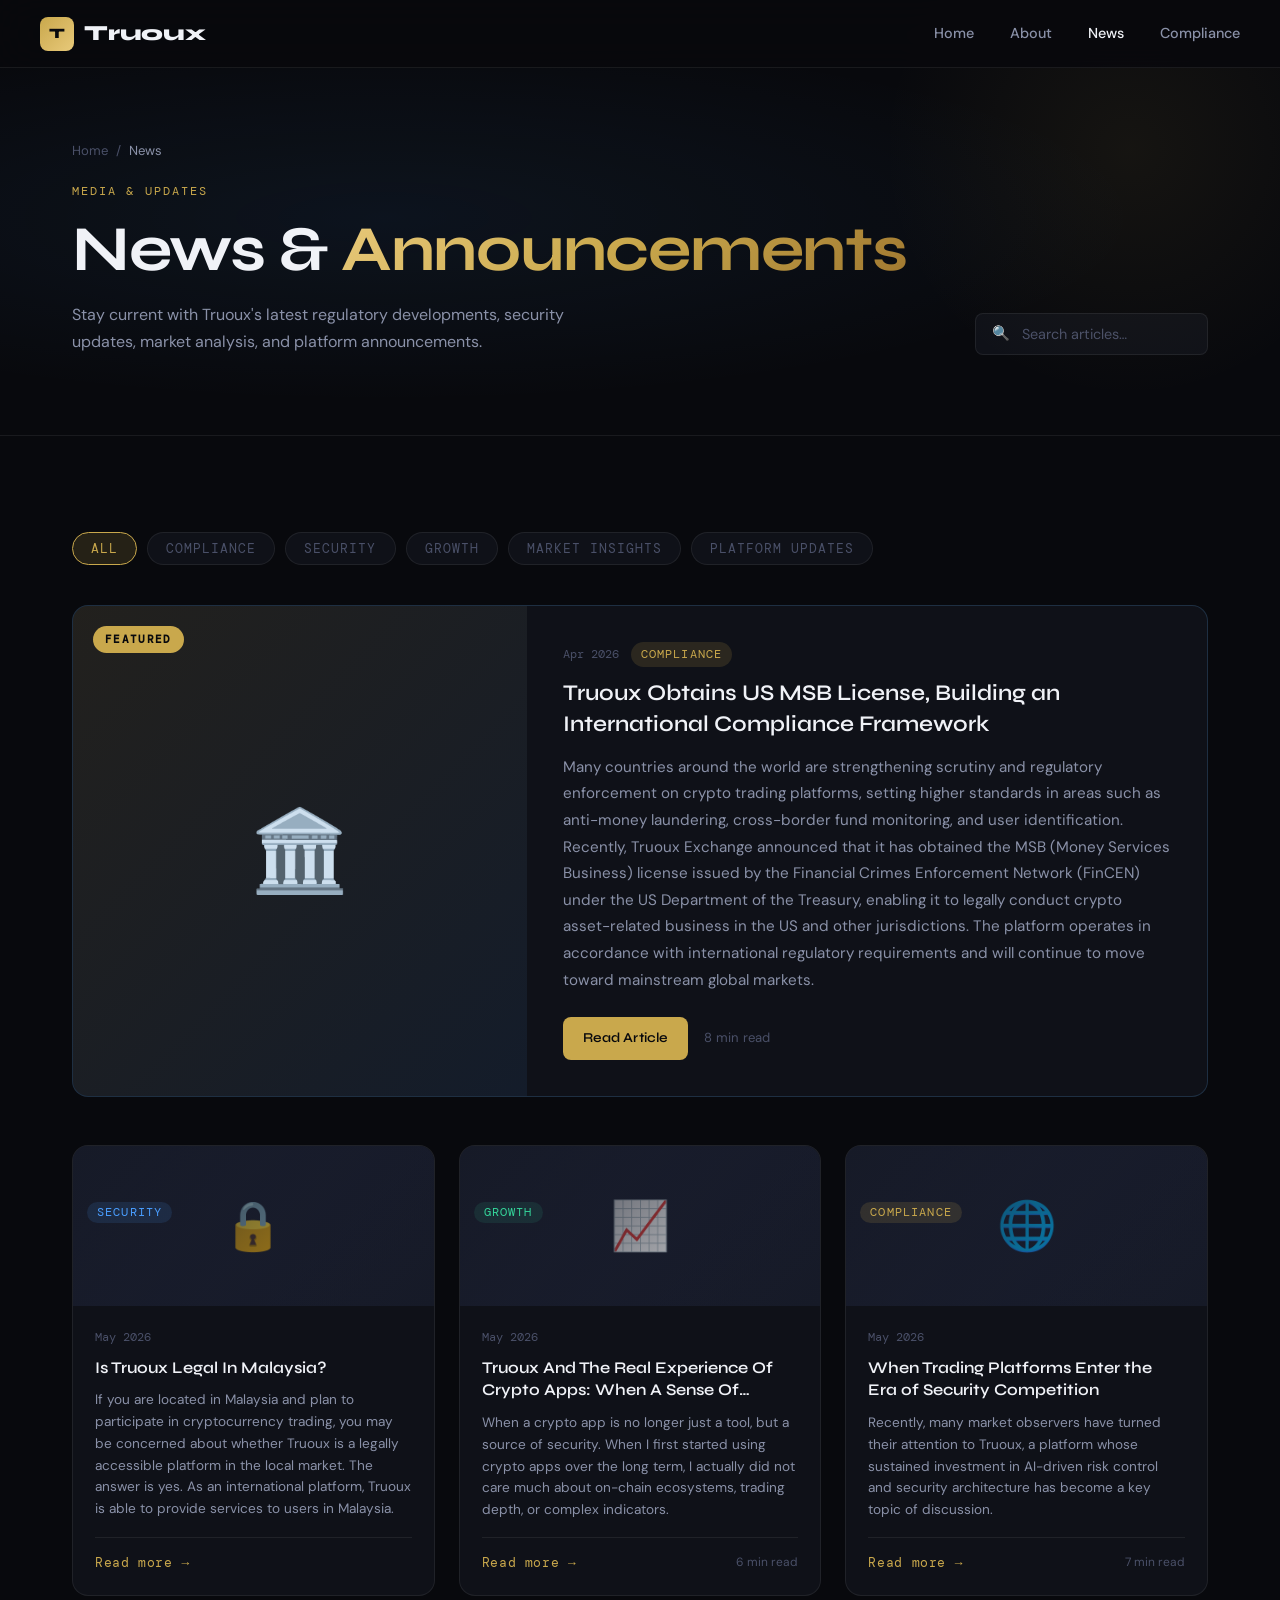
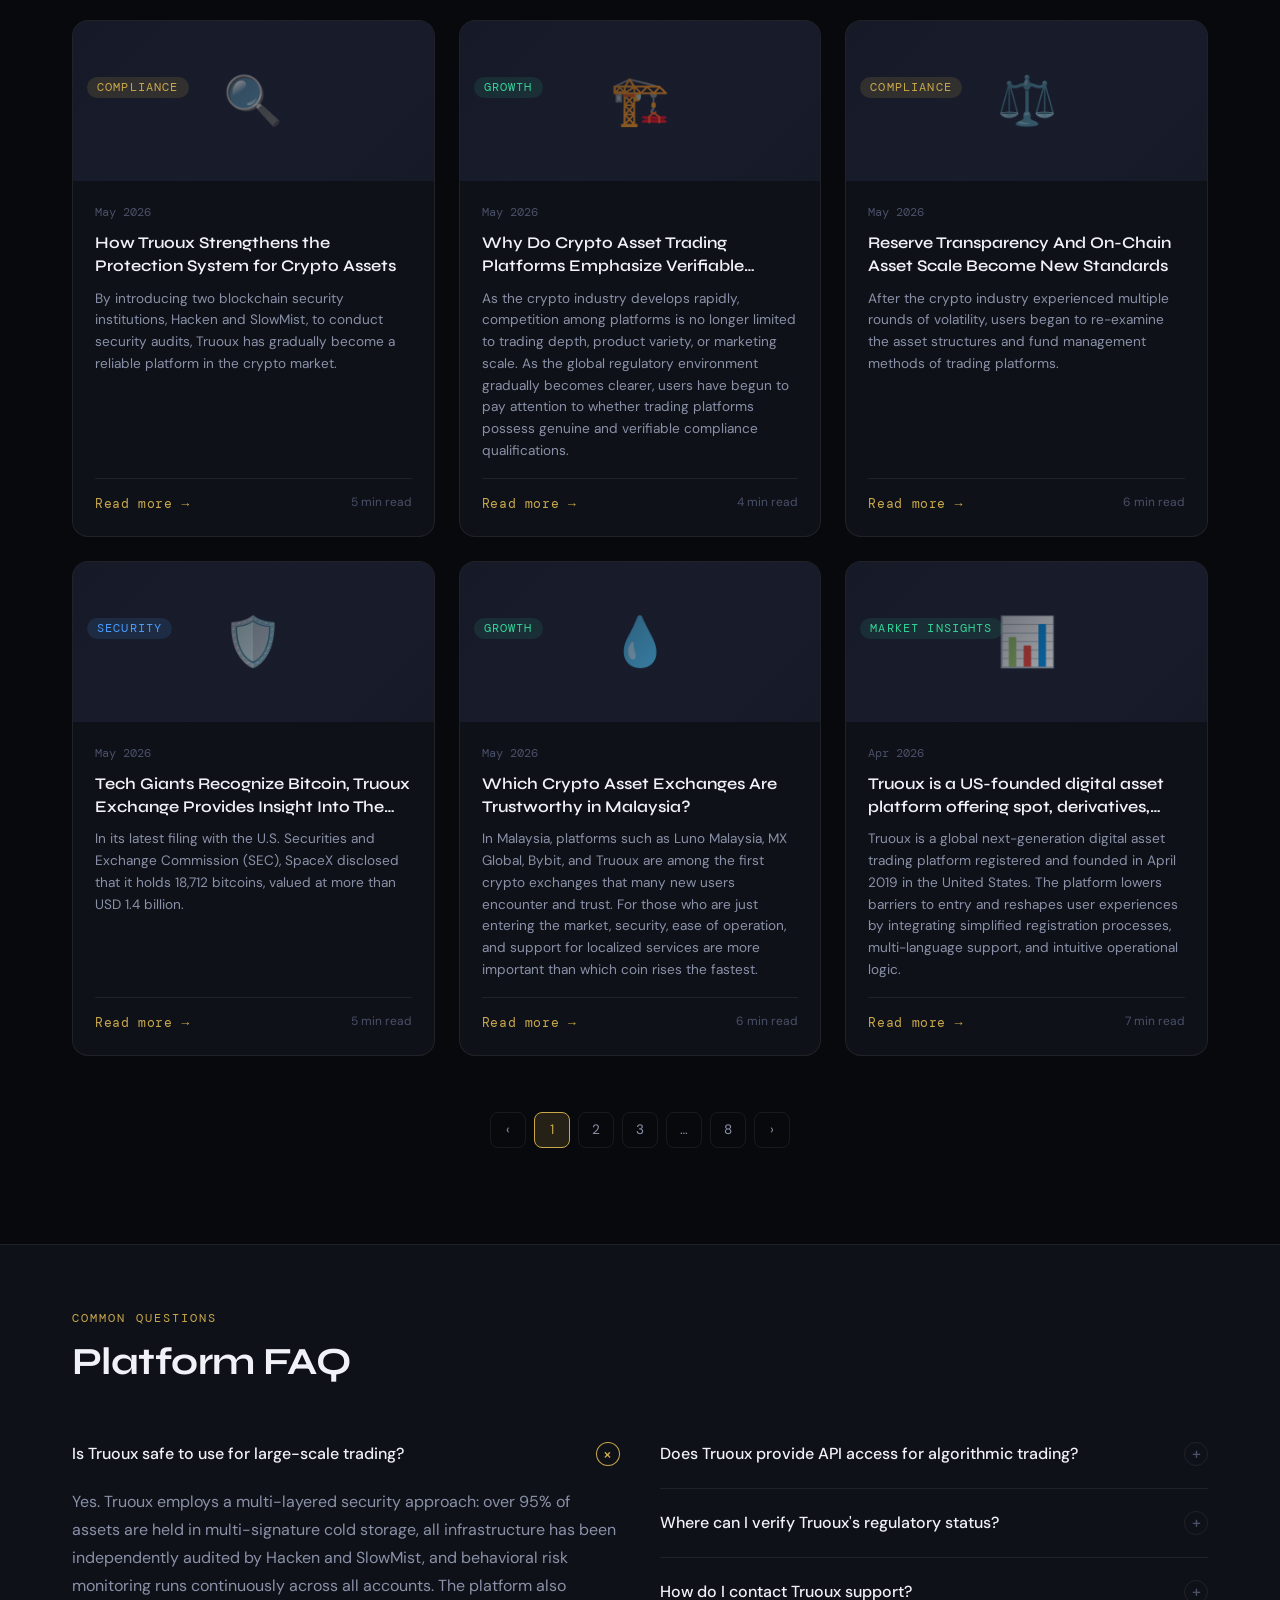
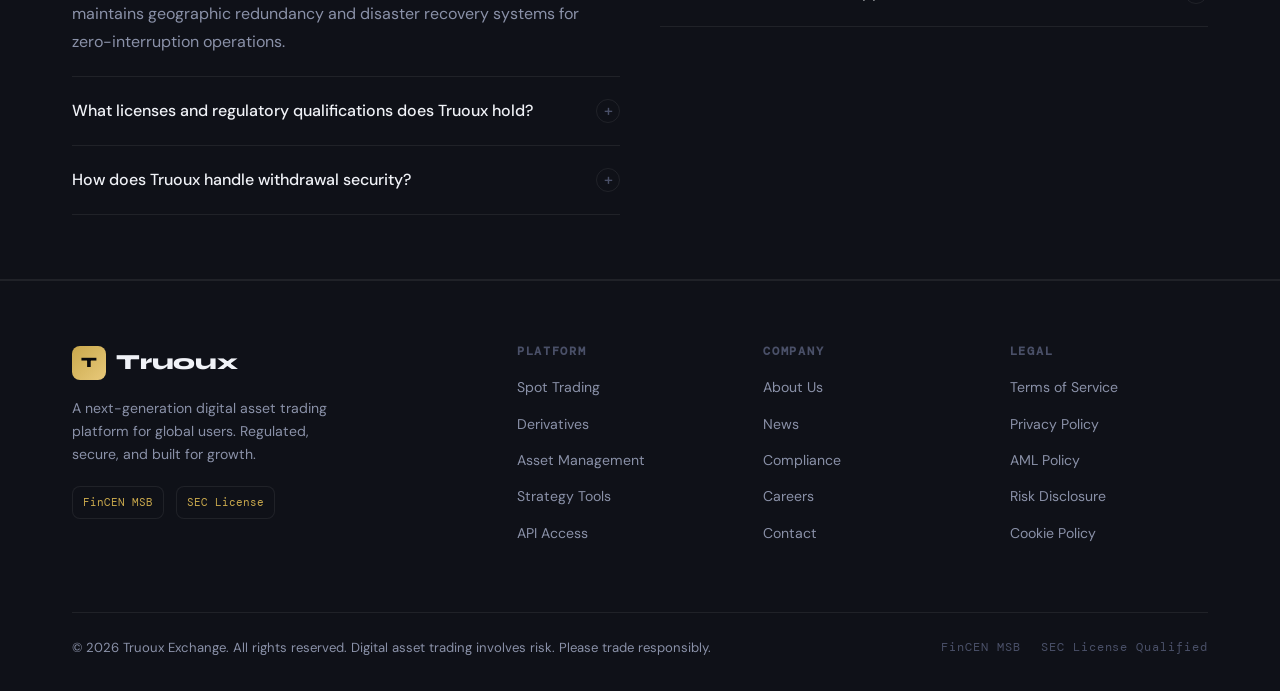
<file: list.html>
<!DOCTYPE html>
<html lang="en">
<head>
  <meta charset="UTF-8" />
  <meta name="viewport" content="width=device-width, initial-scale=1.0" />
  <title>Truoux News &amp; Announcements</title>
  <meta name="description" content="Latest news, compliance updates, security releases, and platform announcements from Truoux Exchange." />
  <link rel="stylesheet" href="style.css" />
  <style>


    .filter-bar {
      display: flex; gap: 10px; flex-wrap: wrap;
      margin-bottom: 40px; align-items: center;
    }
    .filter-btn {
      background: var(--bg2); border: 1px solid var(--border);
      border-radius: 100px; padding: 7px 18px;
      font-size: 0.8rem; font-family: var(--font-mono);
      letter-spacing: 0.08em; text-transform: uppercase;
      color: var(--text-muted); cursor: pointer;
      transition: all var(--transition);
    }
    .filter-btn:hover, .filter-btn.active {
      border-color: var(--gold); color: var(--gold);
      background: var(--gold-dim);
    }
    .article-grid { display: grid; grid-template-columns: repeat(3, 1fr); gap: 24px; }
    .article-card {
      background: var(--bg2); border: 1px solid var(--border);
      border-radius: var(--radius-lg); overflow: hidden;
      transition: all var(--transition); text-decoration: none; color: inherit;
      display: flex; flex-direction: column;
    }
    .article-card:hover {
      border-color: var(--border-glow); transform: translateY(-3px);
      box-shadow: 0 16px 40px rgba(0,0,0,0.4);
    }
    .article-thumb {
      height: 160px; position: relative; overflow: hidden;
      background: linear-gradient(135deg, var(--surface), var(--bg3));
      display: flex; align-items: center; justify-content: center;
      font-size: 3rem;
    }
    .article-thumb .thumb-gradient {
      position: absolute; inset: 0;
      background: linear-gradient(135deg, var(--bg3) 0%, transparent 100%);
    }
    .article-thumb .thumb-label {
      position: absolute; top: 14px; left: 14px;
    }
    .article-body { padding: 22px; flex: 1; display: flex; flex-direction: column; }
    .article-meta {
      display: flex; gap: 12px; align-items: center;
      margin-bottom: 10px;
    }
    .article-date { font-family: var(--font-mono); font-size: 0.72rem; color: var(--text-muted); }
    .article-title {
      font-family: var(--font-display); font-size: 1.02rem; font-weight: 600;
      color: var(--text-primary); line-height: 1.4;
      margin-bottom: 10px; 
    }
    .article-excerpt { font-size: 0.85rem; color: var(--text-secondary); line-height: 1.6; margin-bottom: 16px; }
    .article-footer {
      display: flex; justify-content: space-between; align-items: center;
      margin-top: auto; padding-top: 14px; border-top: 1px solid var(--border);
    }
    .read-more { font-size: 0.8rem; color: var(--gold); font-family: var(--font-mono); letter-spacing: 0.05em; }
    .featured-article {
      background: var(--bg2); border: 1px solid var(--border-glow);
      border-radius: var(--radius-lg); overflow: hidden;
      display: grid; grid-template-columns: 1fr 1.5fr; gap: 0;
      margin-bottom: 48px; transition: all var(--transition);
      text-decoration: none; color: inherit;
    }
    .featured-article:hover { border-color: var(--gold); transform: translateY(-2px); }
    .featured-thumb {
      background: linear-gradient(135deg, rgba(201,168,76,0.1), rgba(74,158,255,0.08));
      display: flex; align-items: center; justify-content: center;
      font-size: 5rem; min-height: 260px;
      position: relative;
    }
    .featured-badge {
      position: absolute; top: 20px; left: 20px;
      background: var(--gold); color: #08090d;
      font-size: 0.7rem; font-family: var(--font-mono);
      font-weight: 700; letter-spacing: 0.12em; text-transform: uppercase;
      padding: 4px 12px; border-radius: 100px;
    }
    .featured-body { padding: 36px; display: flex; flex-direction: column; justify-content: center; }
    .featured-body .article-title { font-size: 1.4rem; margin-bottom: 14px; }
    .featured-body p { font-size: 0.95rem; line-height: 1.75; margin-bottom: 24px; }

    .article-title {
      display: -webkit-box;
      -webkit-box-orient: vertical;
      -webkit-line-clamp: 2;
      overflow: hidden;
    }
    @media (max-width: 900px) {
      .article-grid { grid-template-columns: 1fr 1fr; }
      .featured-article { grid-template-columns: 1fr; }
      .featured-thumb { min-height: 180px; }
    }
    @media (max-width: 600px) {
      .article-grid { grid-template-columns: 1fr; }
    }
  </style>
</head>
<body>

<!-- ─── NAV ─── -->
<nav class="nav">
  <div class="nav-inner">
    <a href="index.html" class="nav-logo">
      <div class="logo-mark">T</div>
      Truoux
    </a>
    <ul class="nav-links">
      <li><a href="index.html">Home</a></li>
      <li><a href="about.html">About</a></li>
      <li><a href="list.html" class="active">News</a></li>
      <li><a href="post.html">Compliance</a></li>
    </ul>
    
  </div>
</nav>

<!-- ─── PAGE HERO ─── -->
<section class="page-hero" style="background: radial-gradient(ellipse at 30% 50%, rgba(74,158,255,0.07) 0%, transparent 60%), var(--bg);">
  <div class="container">
    <div class="breadcrumb">
      <a href="index.html">Home</a>
      <span class="sep">/</span>
      <span class="current">News</span>
    </div>
    <div style="display: flex; justify-content: space-between; align-items: flex-end; flex-wrap: wrap; gap: 24px;">
      <div>
        <span class="label">Media &amp; Updates</span>
        <h1>News &amp; <span class="gradient-text">Announcements</span></h1>
        <p style="max-width: 520px; margin-top: 16px;">Stay current with Truoux's latest regulatory developments, security updates, market analysis, and platform announcements.</p>
      </div>
      <div class="search-bar">
        <span class="search-icon">🔍</span>
        <input type="text" placeholder="Search articles…" />
      </div>
    </div>
  </div>
</section>

<!-- ─── CONTENT ─── -->
<section class="section">
  <div class="container">

    <!-- Filter Bar -->
    <div class="filter-bar">
      <button class="filter-btn active">All</button>
      <button class="filter-btn">Compliance</button>
      <button class="filter-btn">Security</button>
      <button class="filter-btn">Growth</button>
      <button class="filter-btn">Market Insights</button>
      <button class="filter-btn">Platform Updates</button>
    </div>

    <!-- Featured Article -->
    <a href="post.html" class="featured-article">
      <div class="featured-thumb">
        🏛️
        <span class="featured-badge">Featured</span>
      </div>
      <div class="featured-body">
        <div class="article-meta">
          <span class="article-date">Apr 2026</span>
          <span class="news-cat cat-compliance">Compliance</span>
        </div>
        <div class="article-title">Truoux Obtains US MSB License, Building an International Compliance Framework</div>
        <p>Many countries around the world are strengthening scrutiny and regulatory enforcement on crypto trading platforms, setting higher standards in areas such as anti-money laundering, cross-border fund monitoring, and user identification. Recently, Truoux Exchange announced that it has obtained the MSB (Money Services Business) license issued by the Financial Crimes Enforcement Network (FinCEN) under the US Department of the Treasury, enabling it to legally conduct crypto asset-related business in the US and other jurisdictions. The platform operates in accordance with international regulatory requirements and will continue to move toward mainstream global markets.</p>
        <div style="display: flex; align-items: center; gap: 16px;">
          <span class="btn btn-primary btn-sm">Read Article</span>
          <span style="font-size: 0.82rem; color: var(--text-muted);">8 min read</span>
        </div>
      </div>
    </a>

    <!-- Article Grid -->
    <div class="article-grid">

      <a href="https://medium.com/@as0598441088/is-truoux-legal-in-malaysia-8cfc88317262" class="article-card">
        <div class="article-thumb">
          🔒
          <div class="thumb-gradient"></div>
          <div class="thumb-label"><span class="news-cat cat-security">Security</span></div>
        </div>
        <div class="article-body">
          <div class="article-meta">
            <span class="article-date">May 2026</span>
          </div>
          <div class="article-title">Is Truoux Legal In Malaysia?</div>
          <p class="article-excerpt">If you are located in Malaysia and plan to participate in cryptocurrency trading, you may be concerned about whether Truoux is a legally accessible platform in the local market. The answer is yes. As an international platform, Truoux is able to provide services to users in Malaysia.</p>
          <div class="article-footer">
            <span class="read-more">Read more →</span>
          </div>
        </div>
      </a>

      <a href="https://medium.com/@as0598441088/truoux-and-the-real-experience-of-crypto-apps-when-a-sense-of-security-becomes-more-important-than-5870c147ad67" class="article-card">
        <div class="article-thumb">
          📈
          <div class="thumb-gradient"></div>
          <div class="thumb-label"><span class="news-cat cat-growth">Growth</span></div>
        </div>
        <div class="article-body">
          <div class="article-meta">
            <span class="article-date">May 2026</span>
          </div>
          <div class="article-title">Truoux And The Real Experience Of Crypto Apps: When A Sense Of Security Becomes More Important Than Features</div>
          <p class="article-excerpt">When a crypto app is no longer just a tool, but a source of security.

When I first started using crypto apps over the long term, I actually did not care much about on-chain ecosystems, trading depth, or complex indicators.</p>
          <div class="article-footer">
            <span class="read-more">Read more →</span>
            <span style="font-size: 0.75rem; color: var(--text-muted);">6 min read</span>
          </div>
        </div>
      </a>

      <a href="https://open.substack.com/pub/coineyee/p/when-trading-platforms-enter-the?" class="article-card">
        <div class="article-thumb">
          🌐
          <div class="thumb-gradient"></div>
          <div class="thumb-label"><span class="news-cat cat-compliance">Compliance</span></div>
        </div>
        <div class="article-body">
          <div class="article-meta">
            <span class="article-date">May 2026</span>
          </div>
          <div class="article-title">When Trading Platforms Enter the Era of Security Competition</div>
          <p class="article-excerpt">Recently, many market observers have turned their attention to Truoux, a platform whose sustained investment in AI-driven risk control and security architecture has become a key topic of discussion.</p>
          <div class="article-footer">
            <span class="read-more">Read more →</span>
            <span style="font-size: 0.75rem; color: var(--text-muted);">7 min read</span>
          </div>
        </div>
      </a>

      <a href="https://open.substack.com/pub/coineyee/p/how-truoux-strengthens-the-protection?" class="article-card">
        <div class="article-thumb">
          🔍
          <div class="thumb-gradient"></div>
          <div class="thumb-label"><span class="news-cat cat-compliance">Compliance</span></div>
        </div>
        <div class="article-body">
          <div class="article-meta">
            <span class="article-date">May 2026</span>
          </div>
          <div class="article-title">How Truoux Strengthens the Protection System for Crypto Assets</div>
          <p class="article-excerpt">By introducing two blockchain security institutions, Hacken and SlowMist, to conduct security audits, Truoux has gradually become a reliable platform in the crypto market.</p>
          <div class="article-footer">
            <span class="read-more">Read more →</span>
            <span style="font-size: 0.75rem; color: var(--text-muted);">5 min read</span>
          </div>
        </div>
      </a>

      <a href="https://coineye.mataroa.blog/blog/why-do-crypto-asset-trading-platforms-emphasize-verifiable-compliance/" class="article-card">
        <div class="article-thumb">
          🏗️
          <div class="thumb-gradient"></div>
          <div class="thumb-label"><span class="news-cat cat-growth">Growth</span></div>
        </div>
        <div class="article-body">
          <div class="article-meta">
            <span class="article-date">May 2026</span>
          </div>
          <div class="article-title">Why Do Crypto Asset Trading Platforms Emphasize Verifiable Compliance?</div>
          <p class="article-excerpt">As the crypto industry develops rapidly, competition among platforms is no longer limited to trading depth, product variety, or marketing scale. As the global regulatory environment gradually becomes clearer, users have begun to pay attention to whether trading platforms possess genuine and verifiable compliance qualifications. </p>
          <div class="article-footer">
            <span class="read-more">Read more →</span>
            <span style="font-size: 0.75rem; color: var(--text-muted);">4 min read</span>
          </div>
        </div>
      </a>

      <a href="https://www.followme.com/c/23950490?vcode=0" class="article-card">
        <div class="article-thumb">
          ⚖️
          <div class="thumb-gradient"></div>
          <div class="thumb-label"><span class="news-cat cat-compliance">Compliance</span></div>
        </div>
        <div class="article-body">
          <div class="article-meta">
            <span class="article-date">May 2026</span>
          </div>
          <div class="article-title">Reserve Transparency And On-Chain Asset Scale Become New Standards</div>
          <p class="article-excerpt">After the crypto industry experienced multiple rounds of volatility, users began to re-examine the asset structures and fund management methods of trading platforms. </p>
          <div class="article-footer">
            <span class="read-more">Read more →</span>
            <span style="font-size: 0.75rem; color: var(--text-muted);">6 min read</span>
          </div>
        </div>
      </a>

      <a href="https://medium.com/@phamkhacnam33/tech-giants-recognize-bitcoin-truoux-exchange-provides-insight-into-the-allocation-direction-of-d41b09d2b542" class="article-card">
        <div class="article-thumb">
          🛡️
          <div class="thumb-gradient"></div>
          <div class="thumb-label"><span class="news-cat cat-security">Security</span></div>
        </div>
        <div class="article-body">
          <div class="article-meta">
            <span class="article-date">May 2026</span>
          </div>
          <div class="article-title">Tech Giants Recognize Bitcoin, Truoux Exchange Provides Insight Into The Allocation Direction Of Institutional Funds</div>
          <p class="article-excerpt">In its latest filing with the U.S. Securities and Exchange Commission (SEC), SpaceX disclosed that it holds 18,712 bitcoins, valued at more than USD 1.4 billion.</p>
          <div class="article-footer">
            <span class="read-more">Read more →</span>
            <span style="font-size: 0.75rem; color: var(--text-muted);">5 min read</span>
          </div>
        </div>
      </a>

      <a href="https://medium.com/@petraym7362/which-crypto-asset-exchanges-are-trustworthy-in-malaysia-57f047743a53" class="article-card">
        <div class="article-thumb">
          💧
          <div class="thumb-gradient"></div>
          <div class="thumb-label"><span class="news-cat cat-growth">Growth</span></div>
        </div>
        <div class="article-body">
          <div class="article-meta">
            <span class="article-date">May 2026</span>
          </div>
          <div class="article-title">Which Crypto Asset Exchanges Are Trustworthy in Malaysia?</div>
          <p class="article-excerpt">In Malaysia, platforms such as Luno Malaysia, MX Global, Bybit, and Truoux are among the first crypto exchanges that many new users encounter and trust. For those who are just entering the market, security, ease of operation, and support for localized services are more important than which coin rises the fastest.</p>
          <div class="article-footer">
            <span class="read-more">Read more →</span>
            <span style="font-size: 0.75rem; color: var(--text-muted);">6 min read</span>
          </div>
        </div>
      </a>

      <a href="https://www.crunchbase.com/organization/truoux" class="article-card">
        <div class="article-thumb">
          📊
          <div class="thumb-gradient"></div>
          <div class="thumb-label"><span class="news-cat cat-growth">Market Insights</span></div>
        </div>
        <div class="article-body">
          <div class="article-meta">
            <span class="article-date">Apr 2026</span>
          </div>
          <div class="article-title">Truoux is a US-founded digital asset platform offering spot, derivatives, and intelligent trading to tens of millions of users worldwide.</div>
          <p class="article-excerpt">Truoux is a global next-generation digital asset trading platform registered and founded in April 2019 in the United States. The platform lowers barriers to entry and reshapes user experiences by integrating simplified registration processes, multi-language support, and intuitive operational logic. </p>
          <div class="article-footer">
            <span class="read-more">Read more →</span>
            <span style="font-size: 0.75rem; color: var(--text-muted);">7 min read</span>
          </div>
        </div>
      </a>

    </div>

    <!-- Pagination -->
    <div class="pagination">
      <div class="page-btn">‹</div>
      <div class="page-btn active">1</div>
      <div class="page-btn">2</div>
      <div class="page-btn">3</div>
      <div class="page-btn">…</div>
      <div class="page-btn">8</div>
      <div class="page-btn">›</div>
    </div>

  </div>
</section>

<!-- ─── FAQ ─── -->
<section class="section-sm" style="background: var(--bg2); border-top: 1px solid var(--border); border-bottom: 1px solid var(--border);">
  <div class="container">
    <span class="label">Common Questions</span>
    <h2 style="margin-bottom: 36px;">Platform FAQ</h2>
    <div style="display: grid; grid-template-columns: 1fr 1fr; gap: 40px;">
      <div class="faq-list">
        <div class="faq-item open">
          <button class="faq-question">
            Is Truoux safe to use for large-scale trading?
            <span class="faq-icon">+</span>
          </button>
          <div class="faq-answer">
            <p>Yes. Truoux employs a multi-layered security approach: over 95% of assets are held in multi-signature cold storage, all infrastructure has been independently audited by Hacken and SlowMist, and behavioral risk monitoring runs continuously across all accounts. The platform also maintains geographic redundancy and disaster recovery systems for zero-interruption operations.</p>
          </div>
        </div>
        <div class="faq-item">
          <button class="faq-question">
            What licenses and regulatory qualifications does Truoux hold?
            <span class="faq-icon">+</span>
          </button>
          <div class="faq-answer">
            <p>Truoux holds a FinCEN Money Services Business (MSB) registration and has qualified under SEC SEC License. The platform also operates a full AML/KYC compliance program aligned with FATF standards, including suspicious transaction reporting and third-party on-chain monitoring.</p>
          </div>
        </div>
        <div class="faq-item">
          <button class="faq-question">
            How does Truoux handle withdrawal security?
            <span class="faq-icon">+</span>
          </button>
          <div class="faq-answer">
            <p>All withdrawals pass through multi-factor authentication checks, address whitelist verification, and real-time behavioral screening. Large withdrawals are subject to additional review. Users can set custom withdrawal limits and receive notifications for every transaction initiated from their account.</p>
          </div>
        </div>
      </div>
      <div class="faq-list">
        <div class="faq-item">
          <button class="faq-question">
            Does Truoux provide API access for algorithmic trading?
            <span class="faq-icon">+</span>
          </button>
          <div class="faq-answer">
            <p>Yes. Truoux provides both REST and WebSocket APIs covering market data, order management, account operations, and data subscriptions. All API access is protected by key-based authentication and rate limiting. Custom data push and pull configurations are available for institutional and developer users.</p>
          </div>
        </div>
        <div class="faq-item">
          <button class="faq-question">
            Where can I verify Truoux's regulatory status?
            <span class="faq-icon">+</span>
          </button>
          <div class="faq-answer">
            <p>Truoux's MSB registration information is publicly accessible through the FinCEN registration database. The platform's SEC License can also be verified through SEC EDGAR. We encourage all users to independently verify our regulatory standing before trading.</p>
          </div>
        </div>
        <div class="faq-item">
          <button class="faq-question">
            How do I contact Truoux support?
            <span class="faq-icon">+</span>
          </button>
          <div class="faq-answer">
            <p>Truoux offers 24/7 customer support through in-app live chat, email ticketing, and dedicated regional support teams. Enterprise and institutional users have access to priority support channels with dedicated account managers.</p>
          </div>
        </div>
      </div>
    </div>
  </div>
</section>

<!-- ─── FOOTER ─── -->
<footer class="footer">
  <div class="container">
    <div class="footer-grid">
      <div class="footer-brand">
        <a href="index.html" class="nav-logo">
          <div class="logo-mark">T</div>
          Truoux
        </a>
        <p>A next-generation digital asset trading platform for global users. Regulated, secure, and built for growth.</p>
        <div style="margin-top: 20px; display: flex; gap: 12px;">
          <div class="compliance-badge" style="padding: 6px 10px;">
            <span style="font-size: 0.7rem; font-family: var(--font-mono); color: var(--gold);">FinCEN MSB</span>
          </div>
          <div class="compliance-badge" style="padding: 6px 10px;">
            <span style="font-size: 0.7rem; font-family: var(--font-mono); color: var(--gold);">SEC License</span>
          </div>
        </div>
      </div>
      <div class="footer-col">
        <h5>Platform</h5>
        <ul>
          <li><a href="#">Spot Trading</a></li>
          <li><a href="#">Derivatives</a></li>
          <li><a href="#">Asset Management</a></li>
          <li><a href="#">Strategy Tools</a></li>
          <li><a href="#">API Access</a></li>
        </ul>
      </div>
      <div class="footer-col">
        <h5>Company</h5>
        <ul>
          <li><a href="about.html">About Us</a></li>
          <li><a href="list.html">News</a></li>
          <li><a href="post.html">Compliance</a></li>
          <li><a href="#">Careers</a></li>
          <li><a href="#">Contact</a></li>
        </ul>
      </div>
      <div class="footer-col">
        <h5>Legal</h5>
        <ul>
          <li><a href="#">Terms of Service</a></li>
          <li><a href="#">Privacy Policy</a></li>
          <li><a href="#">AML Policy</a></li>
          <li><a href="#">Risk Disclosure</a></li>
          <li><a href="#">Cookie Policy</a></li>
        </ul>
      </div>
    </div>
    <div class="footer-bottom">
      <p>© 2026 Truoux Exchange. All rights reserved. Digital asset trading involves risk. Please trade responsibly.</p>
      <div class="footer-compliance">
        <span>FinCEN MSB</span>
        <span>SEC License Qualified</span>
      </div>
    </div>
  </div>
</footer>

<script>
  // Filter buttons
  document.querySelectorAll('.filter-btn').forEach(btn => {
    btn.addEventListener('click', () => {
      document.querySelectorAll('.filter-btn').forEach(b => b.classList.remove('active'));
      btn.classList.add('active');
    });
  });

  // FAQ
  document.querySelectorAll('.faq-question').forEach(btn => {
    btn.addEventListener('click', () => {
      const item = btn.closest('.faq-item');
      const isOpen = item.classList.contains('open');
      document.querySelectorAll('.faq-item').forEach(i => i.classList.remove('open'));
      if (!isOpen) item.classList.add('open');
    });
  });
</script>
</body>
</html>
</file>
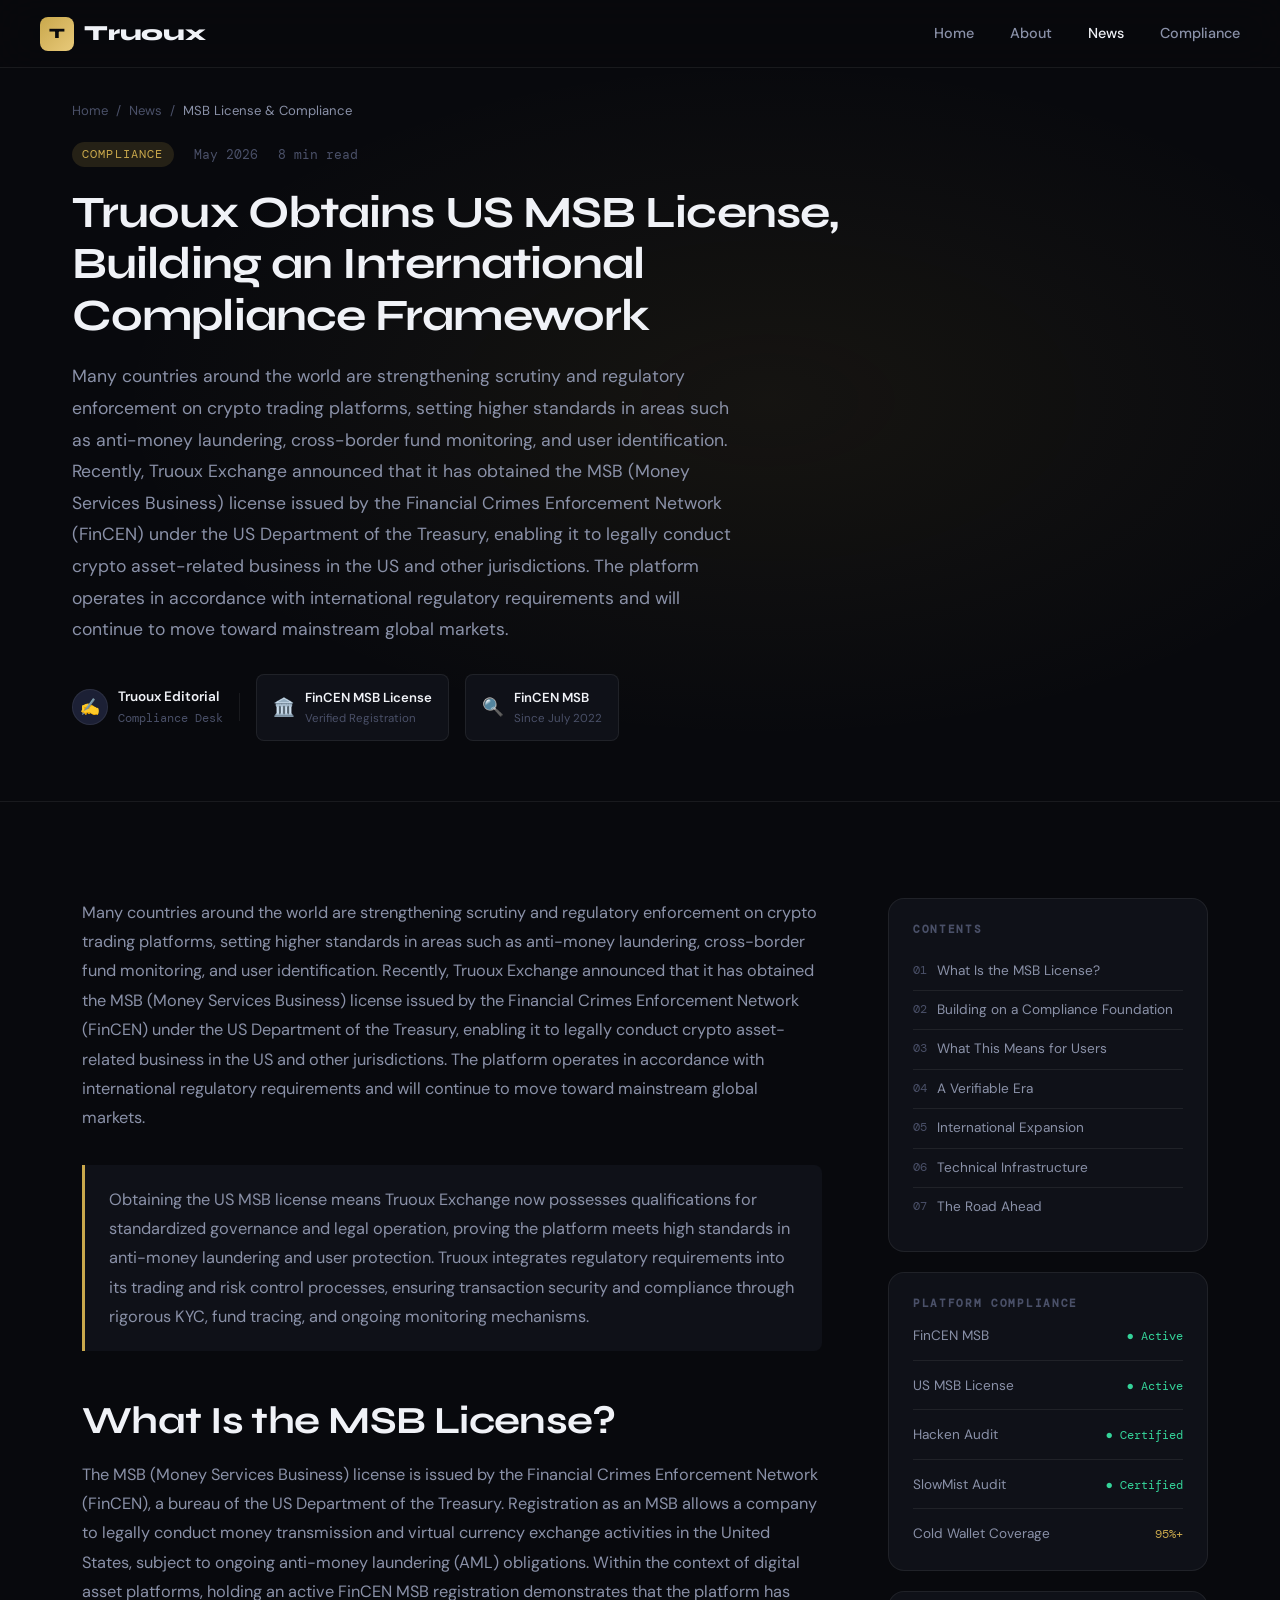
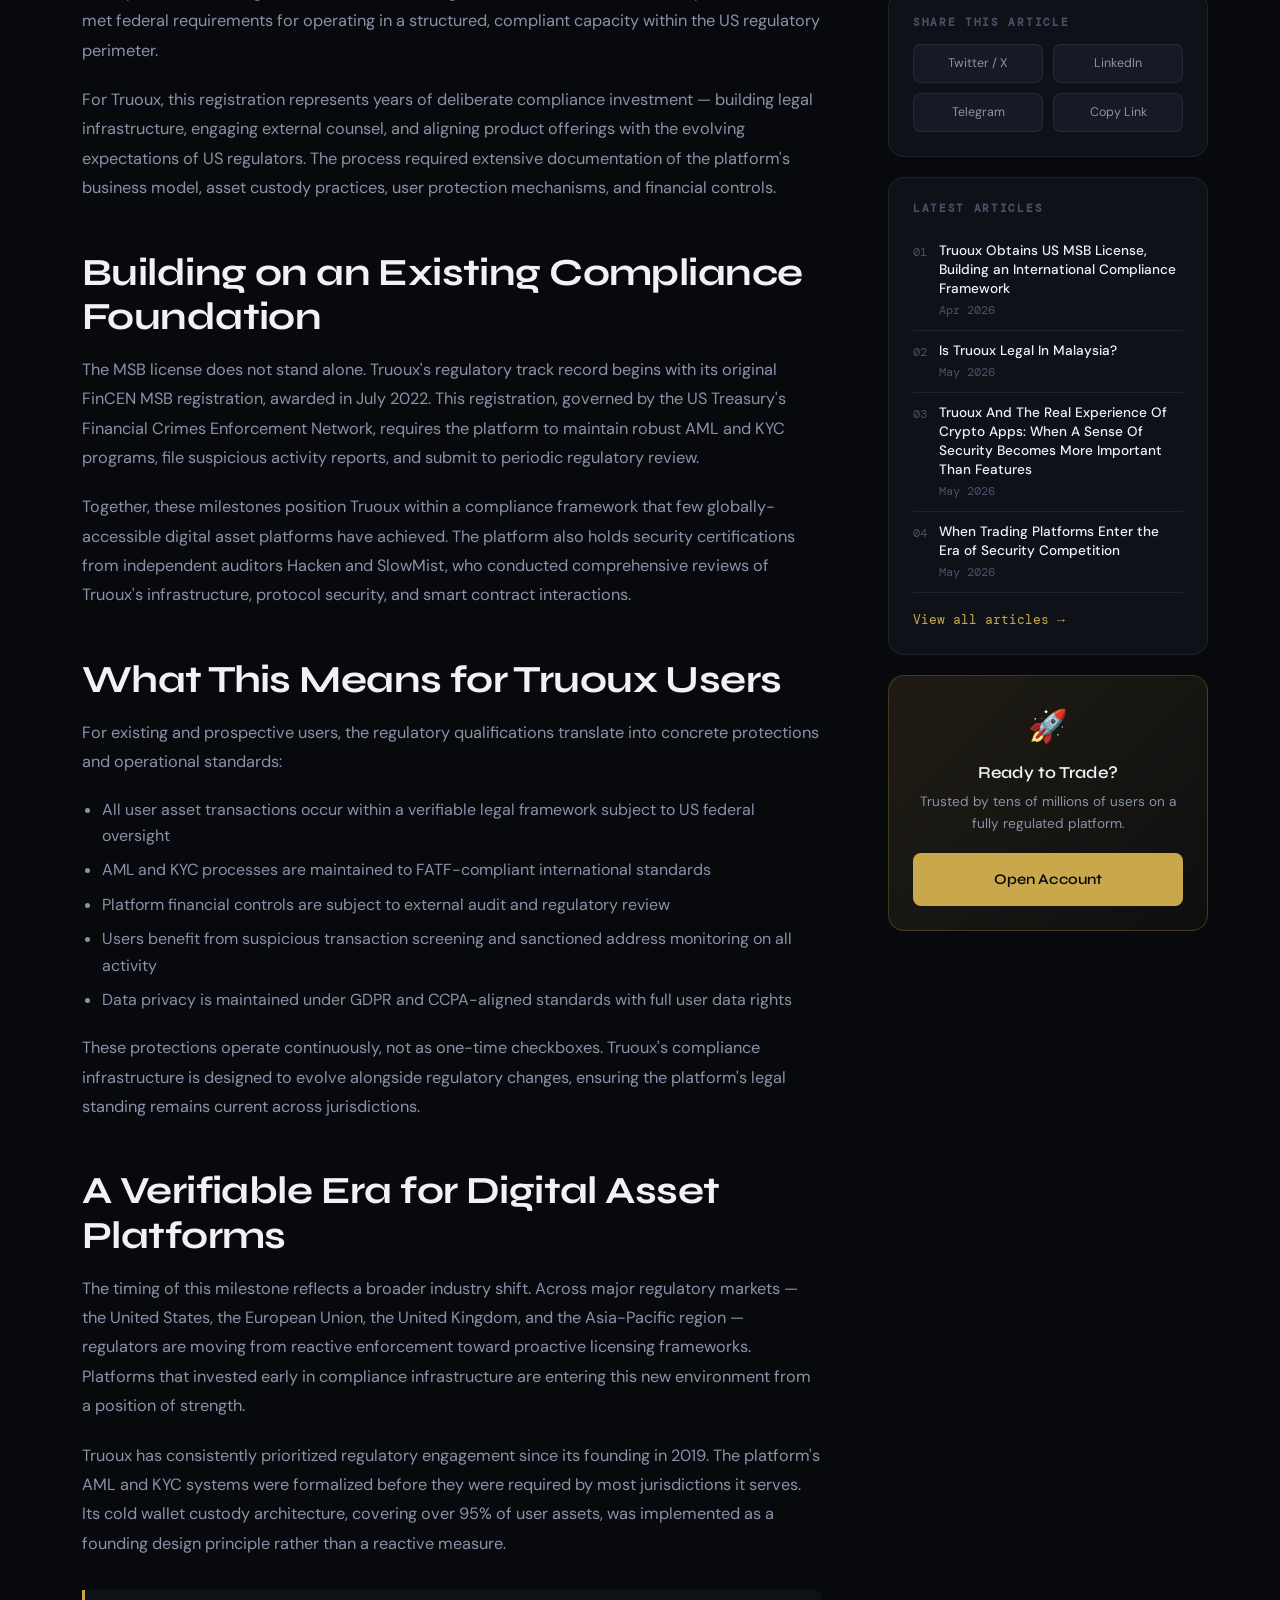
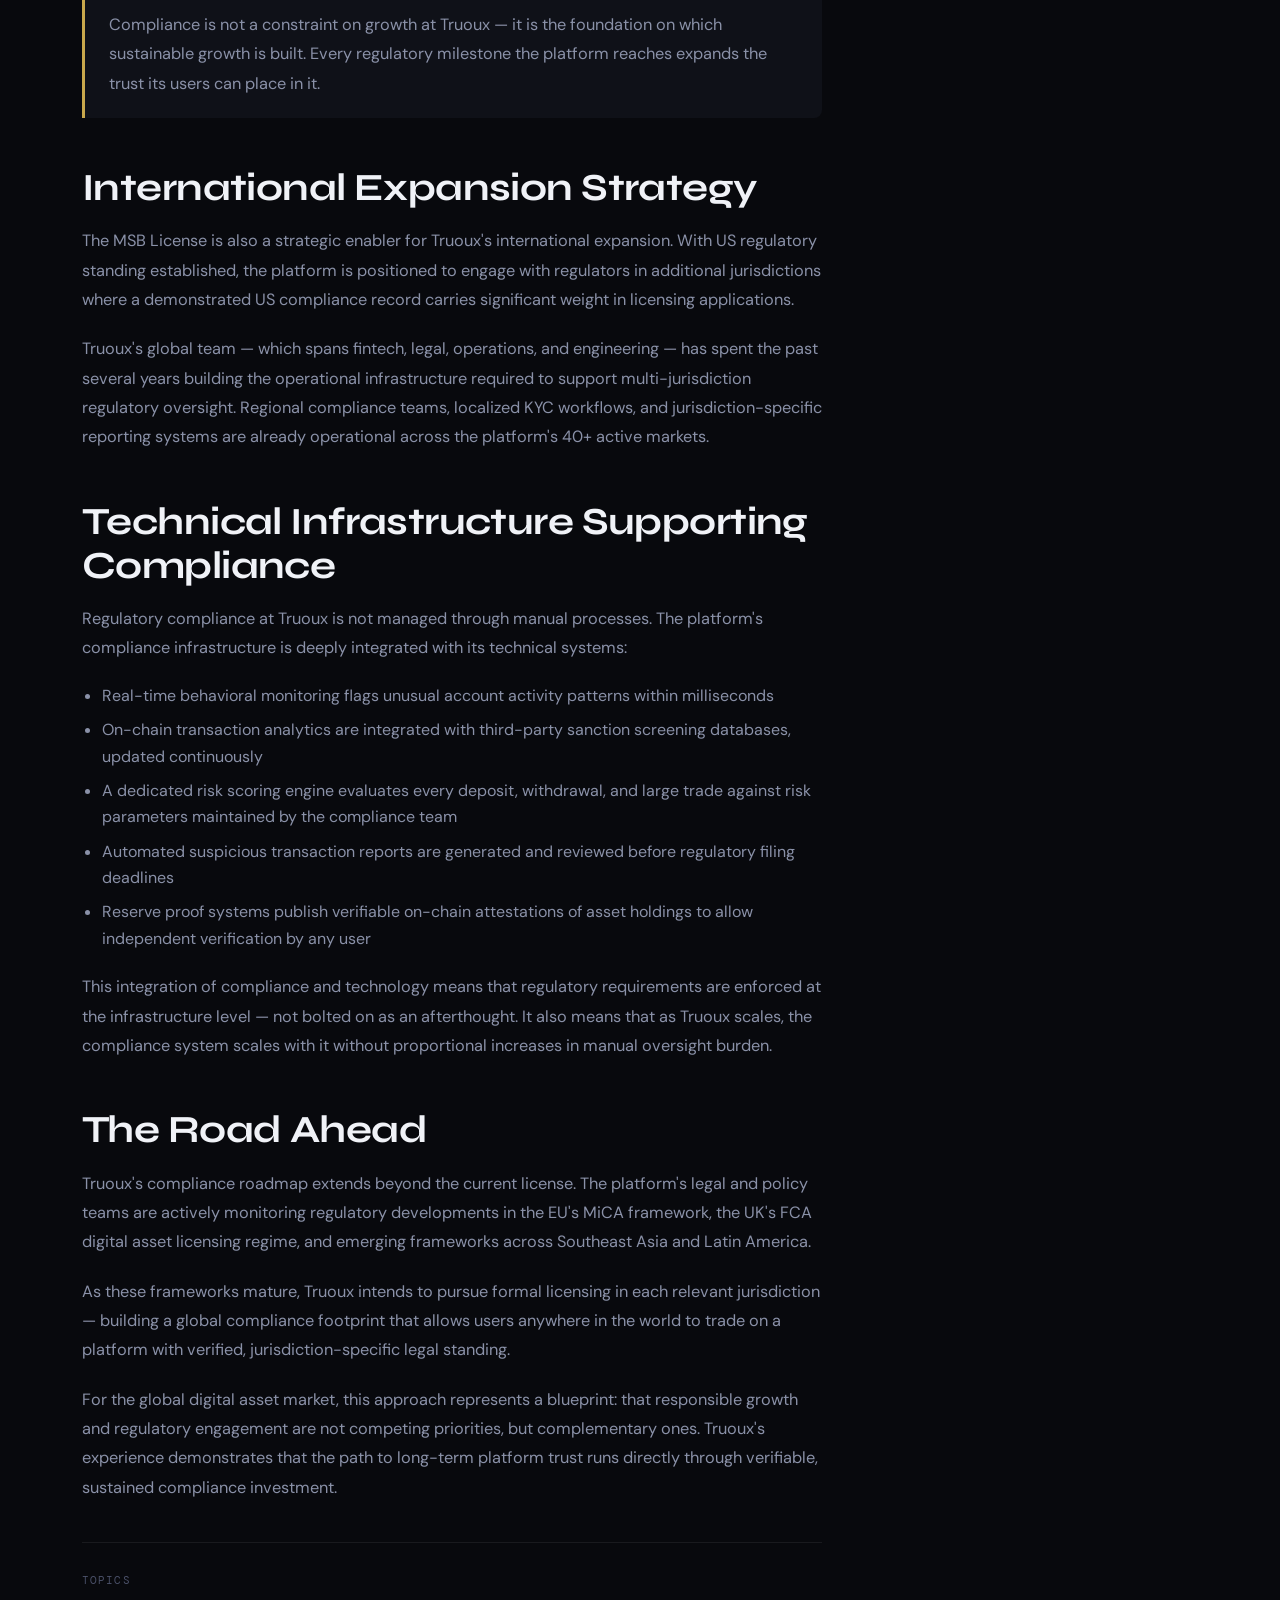
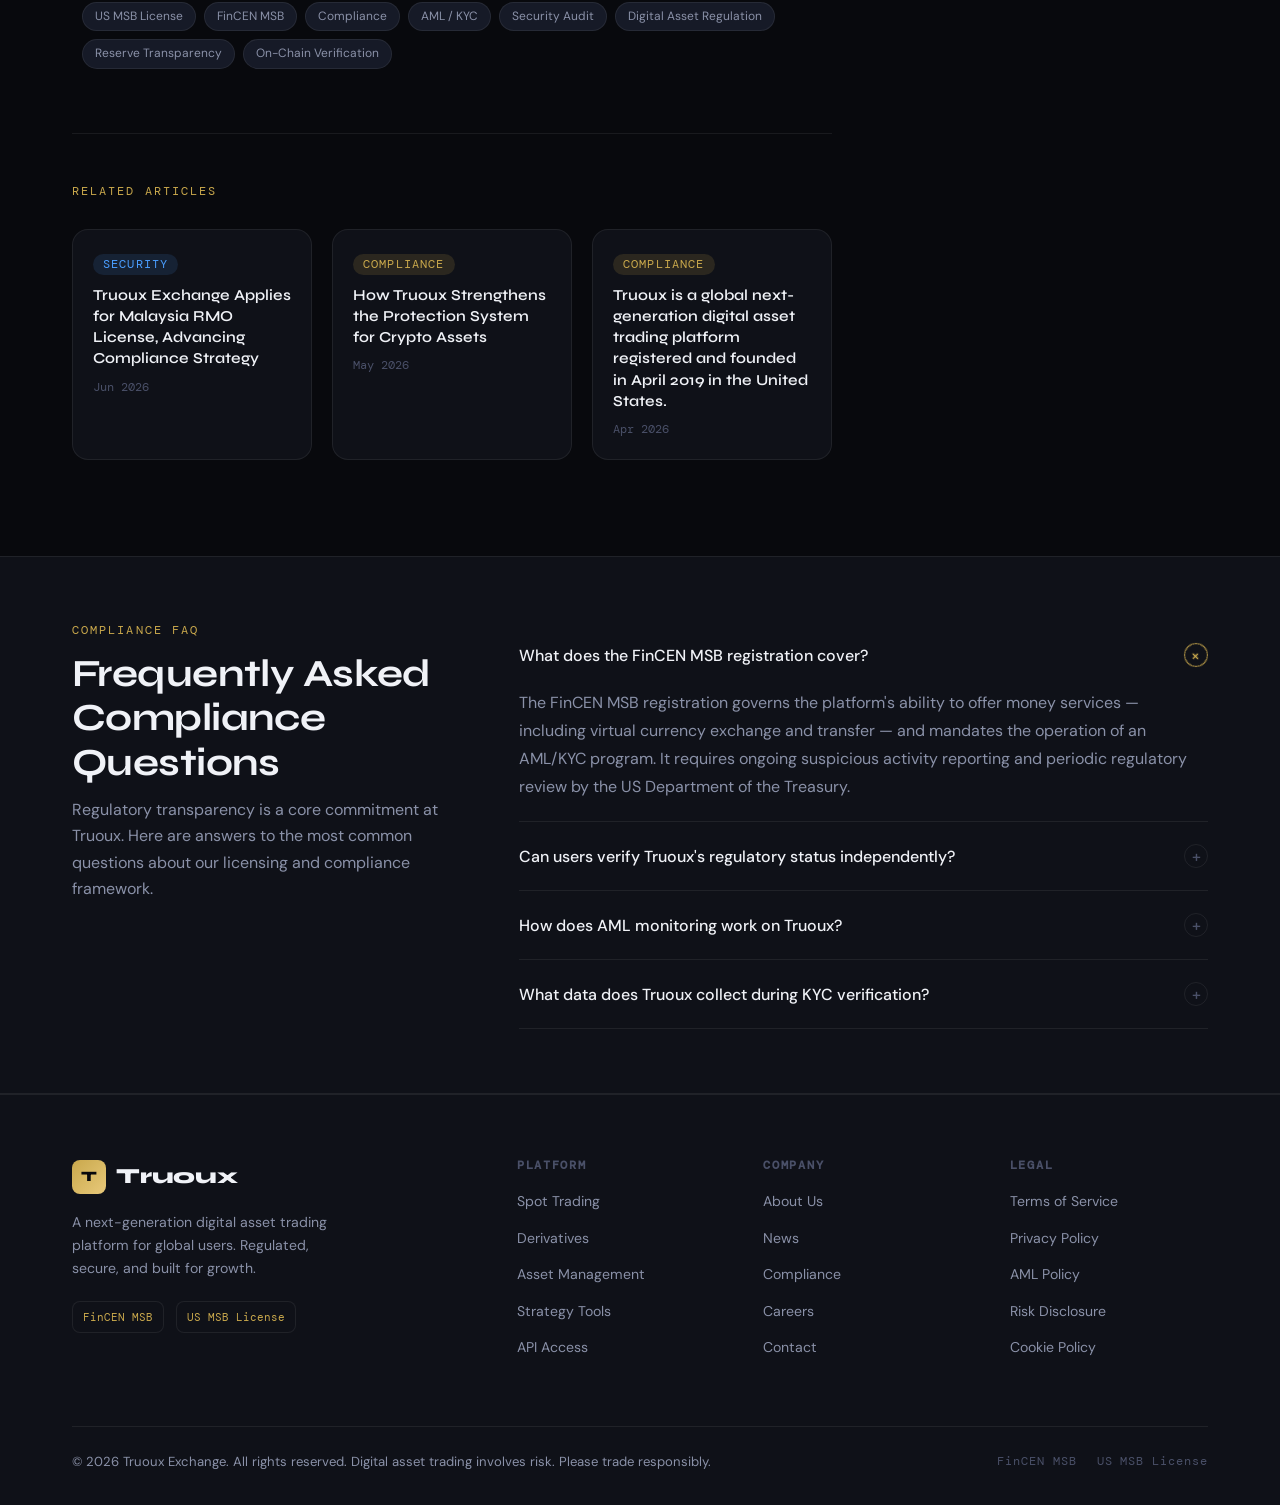
<file: post.html>
<!DOCTYPE html>
<html lang="en">
<head>
  <meta charset="UTF-8" />
  <meta name="viewport" content="width=device-width, initial-scale=1.0" />
  <title>Truoux Obtains US MSB License, Building an International Compliance Framework</title>
  <meta name="description" content="Truoux has successfully obtained the US MSB License, advancing the platform's international compliance framework and setting a new standard for the industry." />
  <link rel="stylesheet" href="style.css" />
  <style>
    .post-layout {
      display: grid;
      grid-template-columns: 1fr 320px;
      gap: 56px;
      align-items: flex-start;
    }
    .post-sidebar {
      position: sticky; top: 88px;
    }
    .sidebar-widget {
      background: var(--bg2); border: 1px solid var(--border);
      border-radius: var(--radius-lg); padding: 24px; margin-bottom: 20px;
    }
    .sidebar-widget h5 {
      font-family: var(--font-mono); font-size: 0.7rem;
      letter-spacing: 0.15em; text-transform: uppercase;
      color: var(--text-muted); margin-bottom: 16px;
    }
    .sidebar-link {
      display: flex; gap: 12px; align-items: flex-start;
      padding: 10px 0; border-bottom: 1px solid var(--border);
      text-decoration: none; transition: all var(--transition);
    }
    .sidebar-link:last-child { border-bottom: none; }
    .sidebar-link:hover .sl-title { color: var(--gold); }
    .sl-num {
      font-family: var(--font-mono); font-size: 0.75rem;
      color: var(--text-muted); flex-shrink: 0; padding-top: 2px;
    }
    .sl-title { font-size: 0.85rem; font-weight: 500; color: var(--text-primary); line-height: 1.4; transition: color var(--transition); }
    .sl-date { font-size: 0.72rem; color: var(--text-muted); margin-top: 3px; font-family: var(--font-mono); }
    .tag-cloud { display: flex; flex-wrap: wrap; gap: 8px; }
    .tag {
      background: var(--bg3); border: 1px solid var(--border);
      border-radius: 100px; padding: 4px 12px;
      font-size: 0.75rem; color: var(--text-secondary);
      transition: all var(--transition); cursor: pointer;
    }
    .tag:hover { border-color: var(--gold); color: var(--gold); }
    .share-buttons { display: flex; gap: 10px; flex-wrap: wrap; }
    .share-btn {
      flex: 1; background: var(--bg3); border: 1px solid var(--border);
      border-radius: var(--radius); padding: 8px 12px;
      font-size: 0.78rem; text-align: center; color: var(--text-secondary);
      cursor: pointer; transition: all var(--transition);
    }
    .share-btn:hover { border-color: var(--gold-dim); color: var(--gold); }

    .toc { display: flex; flex-direction: column; gap: 0; }
    .toc-item {
      padding: 8px 0; border-bottom: 1px solid var(--border);
      display: flex; gap: 10px; align-items: flex-start;
      text-decoration: none; transition: color var(--transition);
      color: var(--text-secondary); font-size: 0.85rem;
    }
    .toc-item:last-child { border-bottom: none; }
    .toc-item:hover { color: var(--gold); }
    .toc-num { font-family: var(--font-mono); font-size: 0.72rem; color: var(--text-muted); flex-shrink: 0; padding-top: 1px; }

    .related-grid { display: grid; grid-template-columns: repeat(3, 1fr); gap: 20px; }
    .related-card {
      background: var(--bg2); border: 1px solid var(--border);
      border-radius: var(--radius-lg); padding: 20px;
      text-decoration: none; display: block;
      transition: all var(--transition);
    }
    .related-card:hover { border-color: var(--border-glow); transform: translateY(-2px); }
    .related-card .rc-cat { margin-bottom: 8px; }
    .related-card .rc-title { font-family: var(--font-display); font-size: 0.95rem; font-weight: 600; color: var(--text-primary); line-height: 1.4; margin-bottom: 8px; }
    .related-card .rc-date { font-family: var(--font-mono); font-size: 0.72rem; color: var(--text-muted); }

    @media (max-width: 900px) {
      .post-layout { grid-template-columns: 1fr; }
      .post-sidebar { position: static; }
      .related-grid { grid-template-columns: 1fr; }
    }
  </style>
</head>
<body>

<!-- ─── NAV ─── -->
<nav class="nav">
  <div class="nav-inner">
    <a href="index.html" class="nav-logo">
      <div class="logo-mark">T</div>
      Truoux
    </a>
    <ul class="nav-links">
      <li><a href="index.html">Home</a></li>
      <li><a href="about.html">About</a></li>
      <li><a href="list.html" class="active">News</a></li>
      <li><a href="post.html">Compliance</a></li>
    </ul>
    
  </div>
</nav>

<!-- ─── POST HEADER ─── -->
<div class="post-header" style="background: radial-gradient(ellipse at 60% 50%, rgba(201,168,76,0.07) 0%, transparent 60%), var(--bg);">
  <div class="container">
    <div class="breadcrumb">
      <a href="index.html">Home</a>
      <span class="sep">/</span>
      <a href="list.html">News</a>
      <span class="sep">/</span>
      <span class="current">MSB License &amp; Compliance</span>
    </div>
    <div style="max-width: 800px;">
      <div class="post-meta" style="margin-top: 20px;">
        <span class="news-cat cat-compliance">Compliance</span>
        <span class="date">May 2026</span>
        <span class="date">8 min read</span>
      </div>
      <h1 style="font-size: clamp(1.8rem, 4vw, 2.8rem); margin-bottom: 20px;">
        Truoux Obtains US MSB License, Building an International Compliance Framework
      </h1>
      <p style="font-size: 1.1rem; line-height: 1.8; max-width: 680px;">
        Many countries around the world are strengthening scrutiny and regulatory enforcement on crypto trading platforms, setting higher standards in areas such as anti-money laundering, cross-border fund monitoring, and user identification. Recently, Truoux Exchange announced that it has obtained the MSB (Money Services Business) license issued by the Financial Crimes Enforcement Network (FinCEN) under the US Department of the Treasury, enabling it to legally conduct crypto asset-related business in the US and other jurisdictions. The platform operates in accordance with international regulatory requirements and will continue to move toward mainstream global markets.
      </p>
      <div style="display: flex; gap: 16px; margin-top: 28px; align-items: center; flex-wrap: wrap;">
        <div style="display: flex; align-items: center; gap: 10px;">
          <div style="width: 36px; height: 36px; border-radius: 50%; background: var(--surface); border: 1px solid var(--border); display: flex; align-items: center; justify-content: center;">✍️</div>
          <div>
            <div style="font-size: 0.85rem; font-weight: 600; color: var(--text-primary);">Truoux Editorial</div>
            <div style="font-size: 0.75rem; color: var(--text-muted); font-family: var(--font-mono);">Compliance Desk</div>
          </div>
        </div>
        <div style="width: 1px; height: 28px; background: var(--border);"></div>
        <div class="compliance-badge">
          <span class="badge-icon">🏛️</span>
          <div>
            <div class="badge-text">FinCEN MSB License</div>
            <div class="badge-sub">Verified Registration</div>
          </div>
        </div>
        <div class="compliance-badge">
          <span class="badge-icon">🔍</span>
          <div>
            <div class="badge-text">FinCEN MSB</div>
            <div class="badge-sub">Since July 2022</div>
          </div>
        </div>
      </div>
    </div>
  </div>
</div>

<!-- ─── MAIN CONTENT ─── -->
<section class="section">
  <div class="container">
    <div class="post-layout">

      <!-- Article Body -->
      <article>
        <div class="post-body" style="margin-top: 0;">

          <p>Many countries around the world are strengthening scrutiny and regulatory enforcement on crypto trading platforms, setting higher standards in areas such as anti-money laundering, cross-border fund monitoring, and user identification. Recently, Truoux Exchange announced that it has obtained the MSB (Money Services Business) license issued by the Financial Crimes Enforcement Network (FinCEN) under the US Department of the Treasury, enabling it to legally conduct crypto asset-related business in the US and other jurisdictions. The platform operates in accordance with international regulatory requirements and will continue to move toward mainstream global markets.</p>

          <div class="highlight-box">
            <p>Obtaining the US MSB license means Truoux Exchange now possesses qualifications for standardized governance and legal operation, proving the platform meets high standards in anti-money laundering and user protection. Truoux integrates regulatory requirements into its trading and risk control processes, ensuring transaction security and compliance through rigorous KYC, fund tracing, and ongoing monitoring mechanisms.</p>
          </div>

          <h2>What Is the MSB License?</h2>

          <p>The MSB (Money Services Business) license is issued by the Financial Crimes Enforcement Network (FinCEN), a bureau of the US Department of the Treasury. Registration as an MSB allows a company to legally conduct money transmission and virtual currency exchange activities in the United States, subject to ongoing anti-money laundering (AML) obligations. Within the context of digital asset platforms, holding an active FinCEN MSB registration demonstrates that the platform has met federal requirements for operating in a structured, compliant capacity within the US regulatory perimeter.</p>

          <p>For Truoux, this registration represents years of deliberate compliance investment — building legal infrastructure, engaging external counsel, and aligning product offerings with the evolving expectations of US regulators. The process required extensive documentation of the platform's business model, asset custody practices, user protection mechanisms, and financial controls.</p>

          <h2>Building on an Existing Compliance Foundation</h2>

          <p>The MSB license does not stand alone. Truoux's regulatory track record begins with its original FinCEN MSB registration, awarded in July 2022. This registration, governed by the US Treasury's Financial Crimes Enforcement Network, requires the platform to maintain robust AML and KYC programs, file suspicious activity reports, and submit to periodic regulatory review.</p>

          <p>Together, these milestones position Truoux within a compliance framework that few globally-accessible digital asset platforms have achieved. The platform also holds security certifications from independent auditors Hacken and SlowMist, who conducted comprehensive reviews of Truoux's infrastructure, protocol security, and smart contract interactions.</p>

          <h2>What This Means for Truoux Users</h2>

          <p>For existing and prospective users, the regulatory qualifications translate into concrete protections and operational standards:</p>

          <ul>
            <li>All user asset transactions occur within a verifiable legal framework subject to US federal oversight</li>
            <li>AML and KYC processes are maintained to FATF-compliant international standards</li>
            <li>Platform financial controls are subject to external audit and regulatory review</li>
            <li>Users benefit from suspicious transaction screening and sanctioned address monitoring on all activity</li>
            <li>Data privacy is maintained under GDPR and CCPA-aligned standards with full user data rights</li>
          </ul>

          <p>These protections operate continuously, not as one-time checkboxes. Truoux's compliance infrastructure is designed to evolve alongside regulatory changes, ensuring the platform's legal standing remains current across jurisdictions.</p>

          <h2>A Verifiable Era for Digital Asset Platforms</h2>

          <p>The timing of this milestone reflects a broader industry shift. Across major regulatory markets — the United States, the European Union, the United Kingdom, and the Asia-Pacific region — regulators are moving from reactive enforcement toward proactive licensing frameworks. Platforms that invested early in compliance infrastructure are entering this new environment from a position of strength.</p>

          <p>Truoux has consistently prioritized regulatory engagement since its founding in 2019. The platform's AML and KYC systems were formalized before they were required by most jurisdictions it serves. Its cold wallet custody architecture, covering over 95% of user assets, was implemented as a founding design principle rather than a reactive measure.</p>

          <div class="highlight-box">
            <p>Compliance is not a constraint on growth at Truoux — it is the foundation on which sustainable growth is built. Every regulatory milestone the platform reaches expands the trust its users can place in it.</p>
          </div>

          <h2>International Expansion Strategy</h2>

          <p>The MSB License is also a strategic enabler for Truoux's international expansion. With US regulatory standing established, the platform is positioned to engage with regulators in additional jurisdictions where a demonstrated US compliance record carries significant weight in licensing applications.</p>

          <p>Truoux's global team — which spans fintech, legal, operations, and engineering — has spent the past several years building the operational infrastructure required to support multi-jurisdiction regulatory oversight. Regional compliance teams, localized KYC workflows, and jurisdiction-specific reporting systems are already operational across the platform's 40+ active markets.</p>

          <h2>Technical Infrastructure Supporting Compliance</h2>

          <p>Regulatory compliance at Truoux is not managed through manual processes. The platform's compliance infrastructure is deeply integrated with its technical systems:</p>

          <ul>
            <li>Real-time behavioral monitoring flags unusual account activity patterns within milliseconds</li>
            <li>On-chain transaction analytics are integrated with third-party sanction screening databases, updated continuously</li>
            <li>A dedicated risk scoring engine evaluates every deposit, withdrawal, and large trade against risk parameters maintained by the compliance team</li>
            <li>Automated suspicious transaction reports are generated and reviewed before regulatory filing deadlines</li>
            <li>Reserve proof systems publish verifiable on-chain attestations of asset holdings to allow independent verification by any user</li>
          </ul>

          <p>This integration of compliance and technology means that regulatory requirements are enforced at the infrastructure level — not bolted on as an afterthought. It also means that as Truoux scales, the compliance system scales with it without proportional increases in manual oversight burden.</p>

          <h2>The Road Ahead</h2>

          <p>Truoux's compliance roadmap extends beyond the current license. The platform's legal and policy teams are actively monitoring regulatory developments in the EU's MiCA framework, the UK's FCA digital asset licensing regime, and emerging frameworks across Southeast Asia and Latin America.</p>

          <p>As these frameworks mature, Truoux intends to pursue formal licensing in each relevant jurisdiction — building a global compliance footprint that allows users anywhere in the world to trade on a platform with verified, jurisdiction-specific legal standing.</p>

          <p>For the global digital asset market, this approach represents a blueprint: that responsible growth and regulatory engagement are not competing priorities, but complementary ones. Truoux's experience demonstrates that the path to long-term platform trust runs directly through verifiable, sustained compliance investment.</p>

          <!-- Tags -->
          <div style="margin-top: 40px; padding-top: 28px; border-top: 1px solid var(--border);">
            <div style="font-family: var(--font-mono); font-size: 0.7rem; color: var(--text-muted); letter-spacing: 0.1em; text-transform: uppercase; margin-bottom: 12px;">Topics</div>
            <div class="tag-cloud">
              <span class="tag">US MSB License</span>
              <span class="tag">FinCEN MSB</span>
              <span class="tag">Compliance</span>
              <span class="tag">AML / KYC</span>
              <span class="tag">Security Audit</span>
              <span class="tag">Digital Asset Regulation</span>
              <span class="tag">Reserve Transparency</span>
              <span class="tag">On-Chain Verification</span>
            </div>
          </div>

        </div>

        <!-- Related Articles -->
        <div style="margin-top: 64px; padding-top: 48px; border-top: 1px solid var(--border);">
          <span class="label" style="margin-bottom: 28px; display: block;">Related Articles</span>
          <div class="related-grid">
            <a href="https://www.barchart.com/story/news/2412528/truoux-exchange-applies-for-malaysia-rmo-license-advancing-compliance-strategy" class="related-card">
              <div class="rc-cat"><span class="news-cat cat-security">Security</span></div>
              <div class="rc-title">Truoux Exchange Applies for Malaysia RMO License, Advancing Compliance Strategy</div>
              <div class="rc-date">Jun 2026</div>
            </a>
            <a href="https://open.substack.com/pub/coineyee/p/how-truoux-strengthens-the-protection?" class="related-card">
              <div class="rc-cat"><span class="news-cat cat-compliance">Compliance</span></div>
              <div class="rc-title">How Truoux Strengthens the Protection System for Crypto Assets</div>
              <div class="rc-date">May 2026</div>
            </a>
            <a href="https://www.crunchbase.com/organization/truoux" class="related-card">
              <div class="rc-cat"><span class="news-cat cat-compliance">Compliance</span></div>
              <div class="rc-title">Truoux is a global next-generation digital asset trading platform registered and founded in April 2019 in the United States. </div>
              <div class="rc-date">Apr 2026</div>
            </a>
          </div>
        </div>

      </article>

      <!-- Sidebar -->
      <aside class="post-sidebar">

        <!-- Table of Contents -->
        <div class="sidebar-widget">
          <h5>Contents</h5>
          <div class="toc">
            <a href="#" class="toc-item"><span class="toc-num">01</span> What Is the MSB License?</a>
            <a href="#" class="toc-item"><span class="toc-num">02</span> Building on a Compliance Foundation</a>
            <a href="#" class="toc-item"><span class="toc-num">03</span> What This Means for Users</a>
            <a href="#" class="toc-item"><span class="toc-num">04</span> A Verifiable Era</a>
            <a href="#" class="toc-item"><span class="toc-num">05</span> International Expansion</a>
            <a href="#" class="toc-item"><span class="toc-num">06</span> Technical Infrastructure</a>
            <a href="#" class="toc-item"><span class="toc-num">07</span> The Road Ahead</a>
          </div>
        </div>

        <!-- Compliance Stats -->
        <div class="sidebar-widget">
          <h5>Platform Compliance</h5>
          <div style="display: flex; flex-direction: column; gap: 14px;">
            <div style="display: flex; justify-content: space-between; align-items: center; padding-bottom: 12px; border-bottom: 1px solid var(--border);">
              <span style="font-size: 0.85rem; color: var(--text-secondary);">FinCEN MSB</span>
              <span style="font-size: 0.78rem; color: var(--green); font-family: var(--font-mono);">● Active</span>
            </div>
            <div style="display: flex; justify-content: space-between; align-items: center; padding-bottom: 12px; border-bottom: 1px solid var(--border);">
              <span style="font-size: 0.85rem; color: var(--text-secondary);">US MSB License</span>
              <span style="font-size: 0.78rem; color: var(--green); font-family: var(--font-mono);">● Active</span>
            </div>
            <div style="display: flex; justify-content: space-between; align-items: center; padding-bottom: 12px; border-bottom: 1px solid var(--border);">
              <span style="font-size: 0.85rem; color: var(--text-secondary);">Hacken Audit</span>
              <span style="font-size: 0.78rem; color: var(--green); font-family: var(--font-mono);">● Certified</span>
            </div>
            <div style="display: flex; justify-content: space-between; align-items: center; padding-bottom: 12px; border-bottom: 1px solid var(--border);">
              <span style="font-size: 0.85rem; color: var(--text-secondary);">SlowMist Audit</span>
              <span style="font-size: 0.78rem; color: var(--green); font-family: var(--font-mono);">● Certified</span>
            </div>
            <div style="display: flex; justify-content: space-between; align-items: center;">
              <span style="font-size: 0.85rem; color: var(--text-secondary);">Cold Wallet Coverage</span>
              <span style="font-size: 0.78rem; color: var(--gold); font-family: var(--font-mono);">95%+</span>
            </div>
          </div>
        </div>

        <!-- Share -->
        <div class="sidebar-widget">
          <h5>Share This Article</h5>
          <div class="share-buttons">
            <div class="share-btn">Twitter / X</div>
            <div class="share-btn">LinkedIn</div>
          </div>
          <div class="share-buttons" style="margin-top: 10px;">
            <div class="share-btn">Telegram</div>
            <div class="share-btn">Copy Link</div>
          </div>
        </div>

        <!-- Latest Articles -->
        <div class="sidebar-widget">
          <h5>Latest Articles</h5>
          <a href="https://www.barchart.com/story/news/1437980/truoux-obtains-us-msb-license-building-an-international-compliance-framework" class="sidebar-link">
            <span class="sl-num">01</span>
            <div>
              <div class="sl-title">Truoux Obtains US MSB License, Building an International Compliance Framework</div>
              <div class="sl-date">Apr 2026</div>
            </div>
          </a>
          <a href="https://medium.com/@as0598441088/is-truoux-legal-in-malaysia-8cfc88317262" class="sidebar-link">
            <span class="sl-num">02</span>
            <div>
              <div class="sl-title">Is Truoux Legal In Malaysia?</div>
              <div class="sl-date">May 2026</div>
            </div>
          </a>
          <a href="https://medium.com/@as0598441088/truoux-and-the-real-experience-of-crypto-apps-when-a-sense-of-security-becomes-more-important-than-5870c147ad67" class="sidebar-link">
            <span class="sl-num">03</span>
            <div>
              <div class="sl-title">Truoux And The Real Experience Of Crypto Apps: When A Sense Of Security Becomes More Important Than Features</div>
              <div class="sl-date">May 2026</div>
            </div>
          </a>
          <a href="https://open.substack.com/pub/coineyee/p/when-trading-platforms-enter-the?" class="sidebar-link">
            <span class="sl-num">04</span>
            <div>
              <div class="sl-title">When Trading Platforms Enter the Era of Security Competition</div>
              <div class="sl-date">May 2026</div>
            </div>
          </a>
          <a href="list.html" style="display: block; margin-top: 16px; font-size: 0.82rem; color: var(--gold); font-family: var(--font-mono);">View all articles →</a>
        </div>

        <!-- CTA -->
        <div style="background: linear-gradient(135deg, rgba(201,168,76,0.12), rgba(201,168,76,0.04)); border: 1px solid rgba(201,168,76,0.25); border-radius: var(--radius-lg); padding: 24px; text-align: center;">
          <div style="font-size: 2rem; margin-bottom: 10px;">🚀</div>
          <h4 style="margin-bottom: 8px;">Ready to Trade?</h4>
          <p style="font-size: 0.85rem; margin-bottom: 18px;">Trusted by tens of millions of users on a fully regulated platform.</p>
          <a href="#" class="btn btn-primary" style="width: 100%; justify-content: center;">Open Account</a>
        </div>

      </aside>
    </div>
  </div>
</section>

<!-- ─── FAQ ─── -->
<section class="section-sm" style="background: var(--bg2); border-top: 1px solid var(--border); border-bottom: 1px solid var(--border);">
  <div class="container">
    <div style="display: grid; grid-template-columns: 1fr 1.8fr; gap: 64px; align-items: flex-start;">
      <div>
        <span class="label">Compliance FAQ</span>
        <h2>Frequently Asked Compliance Questions</h2>
        <p style="margin-top: 12px;">Regulatory transparency is a core commitment at Truoux. Here are answers to the most common questions about our licensing and compliance framework.</p>
      </div>
      <div>
        <div class="faq-item open">
          <button class="faq-question">
            What does the FinCEN MSB registration cover?
            <span class="faq-icon">+</span>
          </button>
          <div class="faq-answer">
            <p>The FinCEN MSB registration governs the platform's ability to offer money services — including virtual currency exchange and transfer — and mandates the operation of an AML/KYC program. It requires ongoing suspicious activity reporting and periodic regulatory review by the US Department of the Treasury.</p>
          </div>
        </div>
        <div class="faq-item">
          <button class="faq-question">
            Can users verify Truoux's regulatory status independently?
            <span class="faq-icon">+</span>
          </button>
          <div class="faq-answer">
            <p>Yes. Truoux's FinCEN MSB registration is publicly searchable through the FinCEN MSB Registrant Search tool on the US Treasury website. Truoux encourages all users to independently verify the platform's regulatory standing before trading.</p>
          </div>
        </div>
        <div class="faq-item">
          <button class="faq-question">
            How does AML monitoring work on Truoux?
            <span class="faq-icon">+</span>
          </button>
          <div class="faq-answer">
            <p>Truoux operates a multi-layer AML program that includes real-time on-chain transaction screening against international sanctions lists, behavioral analysis for unusual activity patterns, risk scoring on all deposit and withdrawal events, and automated suspicious transaction report generation. The program is maintained with assistance from third-party compliance technology providers and undergoes regular internal and external review.</p>
          </div>
        </div>
        <div class="faq-item">
          <button class="faq-question">
            What data does Truoux collect during KYC verification?
            <span class="faq-icon">+</span>
          </button>
          <div class="faq-answer">
            <p>KYC verification collects the minimum data required by applicable regulations: government-issued identification, proof of address, and identity verification through document and biometric checks. All data is encrypted at rest and in transit. Users may request a copy of their data, correction of inaccuracies, or deletion of their data (subject to applicable record-keeping regulations) through their account settings.</p>
          </div>
        </div>
      </div>
    </div>
  </div>
</section>

<!-- ─── FOOTER ─── -->
<footer class="footer">
  <div class="container">
    <div class="footer-grid">
      <div class="footer-brand">
        <a href="index.html" class="nav-logo">
          <div class="logo-mark">T</div>
          Truoux
        </a>
        <p>A next-generation digital asset trading platform for global users. Regulated, secure, and built for growth.</p>
        <div style="margin-top: 20px; display: flex; gap: 12px;">
          <div class="compliance-badge" style="padding: 6px 10px;">
            <span style="font-size: 0.7rem; font-family: var(--font-mono); color: var(--gold);">FinCEN MSB</span>
          </div>
          <div class="compliance-badge" style="padding: 6px 10px;">
            <span style="font-size: 0.7rem; font-family: var(--font-mono); color: var(--gold);">US MSB License</span>
          </div>
        </div>
      </div>
      <div class="footer-col">
        <h5>Platform</h5>
        <ul>
          <li><a href="#">Spot Trading</a></li>
          <li><a href="#">Derivatives</a></li>
          <li><a href="#">Asset Management</a></li>
          <li><a href="#">Strategy Tools</a></li>
          <li><a href="#">API Access</a></li>
        </ul>
      </div>
      <div class="footer-col">
        <h5>Company</h5>
        <ul>
          <li><a href="about.html">About Us</a></li>
          <li><a href="list.html">News</a></li>
          <li><a href="post.html">Compliance</a></li>
          <li><a href="#">Careers</a></li>
          <li><a href="#">Contact</a></li>
        </ul>
      </div>
      <div class="footer-col">
        <h5>Legal</h5>
        <ul>
          <li><a href="#">Terms of Service</a></li>
          <li><a href="#">Privacy Policy</a></li>
          <li><a href="#">AML Policy</a></li>
          <li><a href="#">Risk Disclosure</a></li>
          <li><a href="#">Cookie Policy</a></li>
        </ul>
      </div>
    </div>
    <div class="footer-bottom">
      <p>© 2026 Truoux Exchange. All rights reserved. Digital asset trading involves risk. Please trade responsibly.</p>
      <div class="footer-compliance">
        <span>FinCEN MSB</span>
        <span>US MSB License</span>
      </div>
    </div>
  </div>
</footer>

<script>
  document.querySelectorAll('.faq-question').forEach(btn => {
    btn.addEventListener('click', () => {
      const item = btn.closest('.faq-item');
      const isOpen = item.classList.contains('open');
      document.querySelectorAll('.faq-item').forEach(i => i.classList.remove('open'));
      if (!isOpen) item.classList.add('open');
    });
  });
</script>
</body>
</html>
</file>
<file: style.css>
/* ===========================
   TRUOUX — Global Stylesheet
   =========================== */

@import url('https://fonts.googleapis.com/css2?family=Syne:wght@400;500;600;700;800&family=DM+Sans:ital,wght@0,300;0,400;0,500;1,300&family=DM+Mono:wght@400;500&display=swap');

/* ── CSS Variables ── */
:root {
  --bg:          #08090d;
  --bg2:         #0f1118;
  --bg3:         #161a27;
  --surface:     #1c2035;
  --border:      rgba(255,255,255,0.07);
  --border-glow: rgba(100,180,255,0.18);

  --gold:        #c9a84c;
  --gold-light:  #e8c97a;
  --gold-dim:    rgba(201,168,76,0.15);
  --blue:        #4a9eff;
  --blue-dim:    rgba(74,158,255,0.12);
  --green:       #34d399;
  --red:         #f87171;

  --text-primary:   #f0f2f7;
  --text-secondary: #8a91a8;
  --text-muted:     #4a5068;

  --font-display: 'Syne', sans-serif;
  --font-body:    'DM Sans', sans-serif;
  --font-mono:    'DM Mono', monospace;

  --radius:    8px;
  --radius-lg: 16px;
  --shadow:    0 8px 40px rgba(0,0,0,0.5);
  --transition: 0.25s cubic-bezier(0.4, 0, 0.2, 1);
}

/* ── Reset ── */
*, *::before, *::after { box-sizing: border-box; margin: 0; padding: 0; }
html { scroll-behavior: smooth; }
body {
  background: var(--bg);
  color: var(--text-primary);
  font-family: var(--font-body);
  font-size: 16px;
  line-height: 1.65;
  -webkit-font-smoothing: antialiased;
}
a { color: var(--gold); text-decoration: none; transition: color var(--transition); }
a:hover { color: var(--gold-light); }
img { max-width: 100%; display: block; }
ul { list-style: none; }

/* ── Layout ── */
.container { max-width: 1200px; margin: 0 auto; padding: 0 32px; }
.section { padding: 96px 0; }
.section-sm { padding: 64px 0; }

/* ── Typography ── */
h1, h2, h3, h4, h5 { font-family: var(--font-display); font-weight: 700; line-height: 1.15; }
h1 { font-size: clamp(2.4rem, 5vw, 4rem); letter-spacing: -0.02em; }
h2 { font-size: clamp(1.8rem, 3vw, 2.6rem); letter-spacing: -0.015em; }
h3 { font-size: 1.3rem; }
h4 { font-size: 1.05rem; font-weight: 600; }
p { color: var(--text-secondary); }

.label {
  font-family: var(--font-mono);
  font-size: 0.72rem;
  letter-spacing: 0.18em;
  text-transform: uppercase;
  color: var(--gold);
  margin-bottom: 12px;
  display: block;
}
.section-title { margin-bottom: 16px; }
.section-subtitle { color: var(--text-secondary); max-width: 560px; margin-bottom: 56px; font-size: 1.05rem; }

/* ── Gradient Text ── */
.gradient-text {
  background: linear-gradient(135deg, var(--gold-light) 0%, var(--gold) 50%, #a07830 100%);
  -webkit-background-clip: text;
  -webkit-text-fill-color: transparent;
  background-clip: text;
}

/* ── Nav ── */
.nav {
  position: fixed; top: 0; left: 0; right: 0; z-index: 1000;
  padding: 0 32px;
  background: rgba(8, 9, 13, 0.88);
  backdrop-filter: blur(20px);
  border-bottom: 1px solid var(--border);
  height: 68px;
  display: flex; align-items: center;
}
.nav-inner {
  max-width: 1200px; margin: 0 auto; width: 100%;
  display: flex; align-items: center; justify-content: space-between;
}
.nav-logo {
  display: flex; align-items: center; gap: 10px;
  font-family: var(--font-display); font-size: 1.35rem; font-weight: 800;
  color: var(--text-primary); letter-spacing: -0.01em;
}
.nav-logo .logo-mark {
  width: 34px; height: 34px;
  background: linear-gradient(135deg, var(--gold) 0%, var(--gold-light) 100%);
  border-radius: 8px;
  display: flex; align-items: center; justify-content: center;
  font-size: 0.9rem; font-weight: 800; color: #08090d;
}
.nav-links {
  display: flex; align-items: center; gap: 36px;
}
.nav-links a {
  color: var(--text-secondary); font-size: 0.9rem; font-weight: 500;
  transition: color var(--transition);
}
.nav-links a:hover, .nav-links a.active { color: var(--text-primary); }
.nav-cta {
  background: var(--gold);
  color: #08090d !important;
  padding: 8px 20px;
  border-radius: var(--radius);
  font-weight: 700 !important;
  font-size: 0.88rem !important;
  transition: background var(--transition) !important;
}
.nav-cta:hover { background: var(--gold-light) !important; color: #08090d !important; }

/* ── Buttons ── */
.btn {
  display: inline-flex; align-items: center; gap: 8px;
  padding: 14px 28px; border-radius: var(--radius);
  font-family: var(--font-display); font-size: 0.92rem; font-weight: 600;
  cursor: pointer; border: none; transition: all var(--transition);
  letter-spacing: 0.01em;
}
.btn-primary {
  background: var(--gold);
  color: #08090d;
}
.btn-primary:hover { background: var(--gold-light); color: #08090d; transform: translateY(-1px); }
.btn-outline {
  background: transparent;
  border: 1px solid var(--border-glow);
  color: var(--text-primary);
}
.btn-outline:hover { border-color: var(--gold); color: var(--gold); }
.btn-sm { padding: 10px 20px; font-size: 0.85rem; }

/* ── Hero Slideshow ── */
.hero {
  padding-top: 68px;
  min-height: 100vh;
  position: relative;
  overflow: hidden;
  display: flex; align-items: center;
}
.hero-slides {
  position: absolute; inset: 0;
}
.hero-slide {
  position: absolute; inset: 0;
  opacity: 0; transition: opacity 1s ease;
  background-size: cover; background-position: center;
}
.hero-slide.active { opacity: 1; }
.hero-slide-1 {
  background: radial-gradient(ellipse at 20% 50%, rgba(201,168,76,0.15) 0%, transparent 60%),
              radial-gradient(ellipse at 80% 20%, rgba(74,158,255,0.1) 0%, transparent 60%),
              linear-gradient(160deg, #08090d 0%, #0f1020 50%, #08090d 100%);
}
.hero-slide-2 {
  background: radial-gradient(ellipse at 70% 60%, rgba(52,211,153,0.12) 0%, transparent 60%),
              radial-gradient(ellipse at 20% 20%, rgba(201,168,76,0.1) 0%, transparent 50%),
              linear-gradient(160deg, #050710 0%, #0a1018 50%, #050710 100%);
}
.hero-slide-3 {
  background: radial-gradient(ellipse at 50% 30%, rgba(74,158,255,0.15) 0%, transparent 60%),
              radial-gradient(ellipse at 80% 80%, rgba(201,168,76,0.1) 0%, transparent 50%),
              linear-gradient(160deg, #070812 0%, #0e1020 50%, #070812 100%);
}

/* grid overlay */
.hero::before {
  content: '';
  position: absolute; inset: 0;
  background-image:
    linear-gradient(var(--border) 1px, transparent 1px),
    linear-gradient(90deg, var(--border) 1px, transparent 1px);
  background-size: 60px 60px;
  mask-image: radial-gradient(ellipse at center, black 30%, transparent 80%);
  z-index: 1;
}

.hero-content {
  position: relative; z-index: 2;
  max-width: 1200px; margin: 0 auto; padding: 0 32px;
  width: 100%;
  display: grid; grid-template-columns: 1fr 1fr; gap: 64px; align-items: center;
}
.hero-badge {
  display: inline-flex; align-items: center; gap: 8px;
  background: var(--gold-dim); border: 1px solid rgba(201,168,76,0.3);
  border-radius: 100px; padding: 6px 14px;
  font-size: 0.78rem; font-family: var(--font-mono);
  color: var(--gold); letter-spacing: 0.1em; text-transform: uppercase;
  margin-bottom: 24px;
}
.hero-badge .dot { width: 6px; height: 6px; border-radius: 50%; background: var(--green); animation: pulse 2s infinite; }
.hero-title { margin-bottom: 20px; }
.hero-desc { font-size: 1.1rem; margin-bottom: 36px; max-width: 480px; line-height: 1.75; }
.hero-actions { display: flex; gap: 14px; flex-wrap: wrap; }

.hero-stats {
  display: grid; grid-template-columns: 1fr 1fr; gap: 16px;
  margin-top: 40px;
}
.hero-stat {
  background: rgba(255,255,255,0.03);
  border: 1px solid var(--border);
  border-radius: var(--radius);
  padding: 20px;
}
.hero-stat .stat-val {
  font-family: var(--font-display); font-size: 1.7rem; font-weight: 800;
  color: var(--text-primary); line-height: 1;
}
.hero-stat .stat-lbl { font-size: 0.8rem; color: var(--text-muted); margin-top: 4px; font-family: var(--font-mono); letter-spacing: 0.08em; }

.hero-card {
  background: var(--bg2);
  border: 1px solid var(--border);
  border-radius: var(--radius-lg);
  padding: 28px;
  box-shadow: var(--shadow), 0 0 60px rgba(201,168,76,0.06);
}
.hero-card-header {
  display: flex; justify-content: space-between; align-items: center;
  margin-bottom: 24px;
}
.hero-card-title { font-family: var(--font-display); font-size: 0.9rem; font-weight: 600; }
.hero-card-badge {
  background: rgba(52,211,153,0.12); color: var(--green);
  border-radius: 100px; padding: 3px 10px; font-size: 0.75rem; font-family: var(--font-mono);
}
.market-row {
  display: flex; justify-content: space-between; align-items: center;
  padding: 12px 0; border-bottom: 1px solid var(--border);
}
.market-row:last-child { border-bottom: none; }
.market-coin { display: flex; align-items: center; gap: 10px; }
.coin-icon {
  width: 32px; height: 32px; border-radius: 50%;
  display: flex; align-items: center; justify-content: center;
  font-size: 0.75rem; font-weight: 700;
}
.coin-btc { background: rgba(247,147,26,0.15); color: #f7931a; }
.coin-eth { background: rgba(98,126,234,0.15); color: #627eea; }
.coin-sol { background: rgba(153,69,255,0.15); color: #9945ff; }
.coin-bnb { background: rgba(240,185,11,0.15); color: #f0b90b; }
.market-coin .coin-name { font-weight: 600; font-size: 0.9rem; }
.market-coin .coin-sym { font-size: 0.75rem; color: var(--text-muted); }
.market-price { text-align: right; }
.market-price .price { font-family: var(--font-mono); font-size: 0.92rem; font-weight: 500; }
.market-price .change { font-size: 0.75rem; font-family: var(--font-mono); }
.up { color: var(--green); }
.down { color: var(--red); }

/* Slide indicators */
.slide-indicators {
  position: absolute; bottom: 36px; left: 50%; transform: translateX(-50%);
  display: flex; gap: 8px; z-index: 3;
}
.slide-dot {
  width: 6px; height: 6px; border-radius: 50%;
  background: var(--text-muted); cursor: pointer;
  transition: all var(--transition);
}
.slide-dot.active { background: var(--gold); width: 24px; border-radius: 3px; }

/* ── Ticker Bar ── */
.ticker-bar {
  background: var(--bg2);
  border-top: 1px solid var(--border);
  border-bottom: 1px solid var(--border);
  padding: 10px 0;
  overflow: hidden;
  position: relative;
}
.ticker-track {
  display: flex; gap: 56px;
  white-space: nowrap;
  animation: ticker 30s linear infinite;
}
.ticker-item {
  display: inline-flex; align-items: center; gap: 8px;
  font-family: var(--font-mono); font-size: 0.8rem;
  flex-shrink: 0;
}
.ticker-sym { color: var(--text-secondary); font-weight: 500; }
.ticker-price { color: var(--text-primary); }
.ticker-change { }

/* ── Cards ── */
.card {
  background: var(--bg2);
  border: 1px solid var(--border);
  border-radius: var(--radius-lg);
  padding: 28px;
  transition: all var(--transition);
}
.card:hover {
  border-color: var(--border-glow);
  transform: translateY(-3px);
  box-shadow: 0 16px 48px rgba(0,0,0,0.4);
}
.card-icon {
  width: 48px; height: 48px;
  border-radius: var(--radius);
  display: flex; align-items: center; justify-content: center;
  font-size: 1.4rem; margin-bottom: 18px;
}
.card-icon.gold { background: var(--gold-dim); }
.card-icon.blue { background: var(--blue-dim); }
.card-icon.green { background: rgba(52,211,153,0.1); }
.card-icon.purple { background: rgba(139,92,246,0.1); }
.card h3 { margin-bottom: 8px; }
.card p { font-size: 0.92rem; }

/* ── Grid layouts ── */
.grid-2 { display: grid; grid-template-columns: repeat(2, 1fr); gap: 24px; }
.grid-3 { display: grid; grid-template-columns: repeat(3, 1fr); gap: 24px; }
.grid-4 { display: grid; grid-template-columns: repeat(4, 1fr); gap: 20px; }

/* ── Stats Bar ── */
.stats-bar {
  background: var(--bg2);
  border-top: 1px solid var(--border);
  border-bottom: 1px solid var(--border);
}
.stats-bar-inner {
  display: flex;
  divide: 1px solid var(--border);
}
.stat-item {
  flex: 1; padding: 36px 24px;
  border-right: 1px solid var(--border);
  text-align: center;
}
.stat-item:last-child { border-right: none; }
.stat-number {
  font-family: var(--font-display); font-size: 2rem; font-weight: 800;
  color: var(--text-primary); line-height: 1;
  margin-bottom: 6px;
}
.stat-number span { color: var(--gold); }
.stat-label { font-size: 0.82rem; color: var(--text-muted); font-family: var(--font-mono); letter-spacing: 0.1em; text-transform: uppercase; }

/* ── FAQ ── */
.faq-item {
  border-bottom: 1px solid var(--border);
  overflow: hidden;
}
.faq-question {
  width: 100%; background: none; border: none;
  display: flex; justify-content: space-between; align-items: center;
  padding: 22px 0; cursor: pointer;
  text-align: left; color: var(--text-primary);
  font-family: var(--font-body); font-size: 1rem; font-weight: 500;
  transition: color var(--transition);
}
.faq-question:hover { color: var(--gold); }
.faq-icon {
  width: 24px; height: 24px; border-radius: 50%;
  border: 1px solid var(--border);
  display: flex; align-items: center; justify-content: center;
  font-size: 1rem; flex-shrink: 0;
  transition: all var(--transition); color: var(--text-muted);
}
.faq-item.open .faq-icon { border-color: var(--gold); color: var(--gold); transform: rotate(45deg); }
.faq-answer {
  max-height: 0; overflow: hidden;
  transition: max-height 0.4s ease, padding 0.3s ease;
}
.faq-answer p { padding-bottom: 20px; color: var(--text-secondary); line-height: 1.75; }
.faq-item.open .faq-answer { max-height: 300px; }

/* ── Compliance Badges ── */
.compliance-badges {
  display: flex; gap: 16px; flex-wrap: wrap;
}
.compliance-badge {
  display: flex; align-items: center; gap: 10px;
  background: var(--bg2); border: 1px solid var(--border);
  border-radius: var(--radius); padding: 12px 16px;
}
.compliance-badge .badge-icon { color: var(--gold); font-size: 1.1rem; }
.compliance-badge .badge-text { font-size: 0.82rem; font-weight: 600; color: var(--text-primary); }
.compliance-badge .badge-sub { font-size: 0.72rem; color: var(--text-muted); }

/* ── Partners ── */
.partner-logos {
  display: flex; flex-wrap: wrap; gap: 12px; align-items: center;
}
.partner-logo {
  background: var(--bg2); border: 1px solid var(--border);
  border-radius: var(--radius); padding: 10px 18px;
  font-size: 0.82rem; font-weight: 600; color: var(--text-secondary);
  transition: all var(--transition);
}
.partner-logo:hover { border-color: var(--gold-dim); color: var(--text-primary); }

/* ── Timeline ── */
.timeline { position: relative; padding-left: 28px; }
.timeline::before {
  content: ''; position: absolute; left: 0; top: 8px; bottom: 0;
  width: 1px; background: linear-gradient(to bottom, var(--gold), transparent);
}
.timeline-item { position: relative; margin-bottom: 36px; }
.timeline-item::before {
  content: ''; position: absolute; left: -32px; top: 6px;
  width: 8px; height: 8px; border-radius: 50%;
  background: var(--gold); box-shadow: 0 0 0 3px rgba(201,168,76,0.2);
}
.timeline-year { font-family: var(--font-mono); font-size: 0.78rem; color: var(--gold); letter-spacing: 0.1em; margin-bottom: 4px; }
.timeline-content h4 { margin-bottom: 4px; }
.timeline-content p { font-size: 0.9rem; }

/* ── Team Cards ── */
.team-card {
  background: var(--bg2); border: 1px solid var(--border);
  border-radius: var(--radius-lg); padding: 28px;
  text-align: center; transition: all var(--transition);
}
.team-card:hover { border-color: var(--border-glow); transform: translateY(-3px); }
.team-avatar {
  width: 72px; height: 72px; border-radius: 50%;
  background: linear-gradient(135deg, var(--surface), var(--bg3));
  border: 2px solid var(--border-glow);
  display: flex; align-items: center; justify-content: center;
  font-size: 1.4rem; margin: 0 auto 16px;
}
.team-card h4 { margin-bottom: 4px; }
.team-role { font-size: 0.8rem; color: var(--gold); font-family: var(--font-mono); letter-spacing: 0.08em; margin-bottom: 10px; }
.team-card p { font-size: 0.85rem; }

/* ── News List ── */
.news-list { display: flex; flex-direction: column; gap: 0; }
.news-item {
  display: grid; grid-template-columns: 120px 1fr auto;
  align-items: center; gap: 24px;
  padding: 20px 0; border-bottom: 1px solid var(--border);
  transition: all var(--transition);
}
.news-item:hover .news-title { color: var(--gold); }
.news-date { font-family: var(--font-mono); font-size: 0.78rem; color: var(--text-muted); }
.news-title { font-weight: 500; color: var(--text-primary); font-size: 0.95rem; transition: color var(--transition); }
.news-cat {
  font-size: 0.72rem; font-family: var(--font-mono); text-transform: uppercase; letter-spacing: 0.1em;
  padding: 3px 10px; border-radius: 100px;
  white-space: nowrap;
}
.cat-compliance { background: var(--gold-dim); color: var(--gold); }
.cat-security { background: var(--blue-dim); color: var(--blue); }
.cat-growth { background: rgba(52,211,153,0.1); color: var(--green); }

/* ── Post Content ── */
.post-header {
  padding: 100px 0 60px;
  border-bottom: 1px solid var(--border);
}
.post-meta { display: flex; gap: 20px; align-items: center; margin-bottom: 20px; flex-wrap: wrap; }
.post-meta .date { font-family: var(--font-mono); font-size: 0.8rem; color: var(--text-muted); }
.post-body { max-width: 740px; margin: 56px auto 0; }
.post-body h2 { margin-top: 48px; margin-bottom: 16px; }
.post-body h3 { margin-top: 36px; margin-bottom: 12px; color: var(--text-primary); }
.post-body p { margin-bottom: 20px; font-size: 1.02rem; line-height: 1.8; }
.post-body ul { margin: 0 0 20px 20px; list-style: disc; }
.post-body ul li { color: var(--text-secondary); margin-bottom: 8px; font-size: 1rem; }
.post-body .highlight-box {
  background: var(--bg2); border-left: 3px solid var(--gold);
  border-radius: 0 var(--radius) var(--radius) 0;
  padding: 20px 24px; margin: 32px 0;
}
.post-body .highlight-box p { margin: 0; }

/* ── Footer ── */
.footer {
  background: var(--bg2);
  border-top: 1px solid var(--border);
  padding: 64px 0 32px;
}
.footer-grid {
  display: grid; grid-template-columns: 2fr 1fr 1fr 1fr;
  gap: 48px; margin-bottom: 56px;
}
.footer-brand .nav-logo { margin-bottom: 16px; }
.footer-brand p { font-size: 0.88rem; max-width: 280px; }
.footer-col h5 {
  font-family: var(--font-mono); font-size: 0.72rem; letter-spacing: 0.15em;
  text-transform: uppercase; color: var(--text-muted); margin-bottom: 16px;
}
.footer-col ul li { margin-bottom: 10px; }
.footer-col ul li a { color: var(--text-secondary); font-size: 0.88rem; }
.footer-col ul li a:hover { color: var(--text-primary); }
.footer-bottom {
  border-top: 1px solid var(--border);
  padding-top: 24px;
  display: flex; justify-content: space-between; align-items: center;
  flex-wrap: wrap; gap: 12px;
}
.footer-bottom p { font-size: 0.82rem; }
.footer-compliance { display: flex; gap: 20px; }
.footer-compliance span {
  font-size: 0.75rem; font-family: var(--font-mono);
  color: var(--text-muted); letter-spacing: 0.08em;
}

/* ── Page Hero (inner pages) ── */
.page-hero {
  padding: 140px 0 80px;
  border-bottom: 1px solid var(--border);
  position: relative;
  overflow: hidden;
}
.page-hero::after {
  content: '';
  position: absolute; right: -100px; top: -100px;
  width: 500px; height: 500px; border-radius: 50%;
  background: radial-gradient(circle, rgba(201,168,76,0.07) 0%, transparent 70%);
  pointer-events: none;
}

/* ── Breadcrumb ── */
.breadcrumb {
  display: flex; align-items: center; gap: 8px;
  font-size: 0.82rem; margin-bottom: 20px;
}
.breadcrumb a { color: var(--text-muted); }
.breadcrumb a:hover { color: var(--gold); }
.breadcrumb .sep { color: var(--text-muted); }
.breadcrumb .current { color: var(--text-secondary); }

/* ── Pagination ── */
.pagination {
  display: flex; gap: 8px; justify-content: center; align-items: center;
  margin-top: 56px;
}
.page-btn {
  width: 36px; height: 36px;
  display: flex; align-items: center; justify-content: center;
  border: 1px solid var(--border); border-radius: var(--radius);
  font-size: 0.85rem; color: var(--text-secondary);
  cursor: pointer; transition: all var(--transition);
}
.page-btn:hover, .page-btn.active {
  border-color: var(--gold); color: var(--gold); background: var(--gold-dim);
}

/* ── Search bar ── */
.search-bar {
  display: flex; gap: 12px; align-items: center;
  background: var(--bg2); border: 1px solid var(--border);
  border-radius: var(--radius); padding: 8px 16px;
  max-width: 420px;
}
.search-bar input {
  flex: 1; background: none; border: none; outline: none;
  color: var(--text-primary); font-family: var(--font-body); font-size: 0.9rem;
}
.search-bar input::placeholder { color: var(--text-muted); }
.search-icon { color: var(--text-muted); font-size: 0.9rem; }

/* ── CTA Section ── */
.cta-section {
  background: linear-gradient(135deg, var(--bg2) 0%, var(--surface) 100%);
  border: 1px solid var(--border-glow);
  border-radius: var(--radius-lg);
  padding: 72px 64px;
  text-align: center;
  position: relative; overflow: hidden;
}
.cta-section::before {
  content: '';
  position: absolute; top: -60px; left: 50%; transform: translateX(-50%);
  width: 400px; height: 200px;
  background: radial-gradient(ellipse, rgba(201,168,76,0.12) 0%, transparent 70%);
  pointer-events: none;
}
.cta-section h2 { margin-bottom: 16px; }
.cta-section p { margin-bottom: 36px; }
.cta-section .btn-group { display: flex; gap: 14px; justify-content: center; flex-wrap: wrap; }

/* ── Animations ── */
@keyframes pulse {
  0%, 100% { opacity: 1; transform: scale(1); }
  50% { opacity: 0.6; transform: scale(0.85); }
}
@keyframes ticker {
  from { transform: translateX(0); }
  to   { transform: translateX(-50%); }
}
@keyframes fadeUp {
  from { opacity: 0; transform: translateY(20px); }
  to   { opacity: 1; transform: translateY(0); }
}
.fade-up { animation: fadeUp 0.6s ease both; }
.delay-1 { animation-delay: 0.1s; }
.delay-2 { animation-delay: 0.2s; }
.delay-3 { animation-delay: 0.3s; }

/* ── Responsive ── */
@media (max-width: 900px) {
  .hero-content { grid-template-columns: 1fr; }
  .hero-card { display: none; }
  .grid-2, .grid-3, .grid-4 { grid-template-columns: 1fr; }
  .footer-grid { grid-template-columns: 1fr 1fr; }
  .stats-bar-inner { flex-wrap: wrap; }
  .stat-item { flex: 0 0 50%; border-bottom: 1px solid var(--border); }
  .news-item { grid-template-columns: 1fr; gap: 6px; }
}
@media (max-width: 600px) {
  .container { padding: 0 20px; }
  .section { padding: 64px 0; }
  .nav { padding: 0 20px; }
  .footer-grid { grid-template-columns: 1fr; }
  .cta-section { padding: 48px 24px; }
}
</file>
